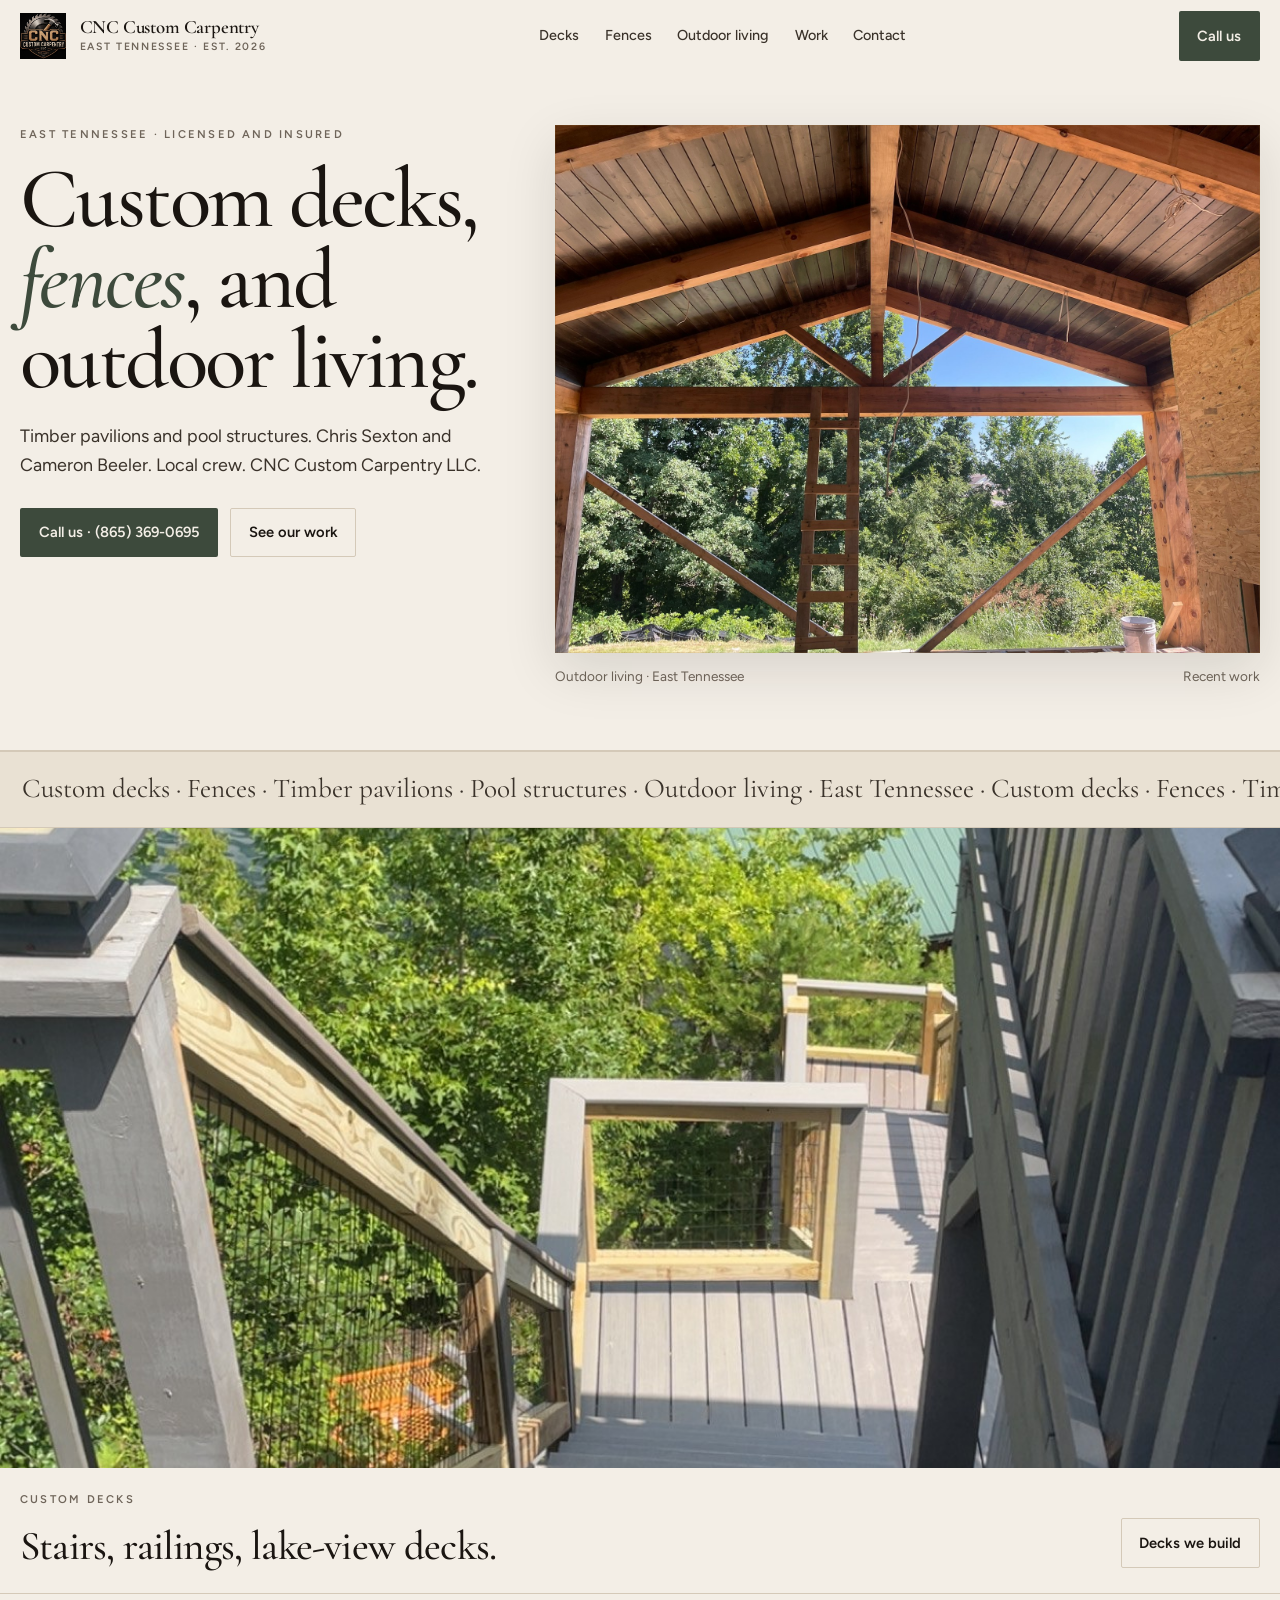
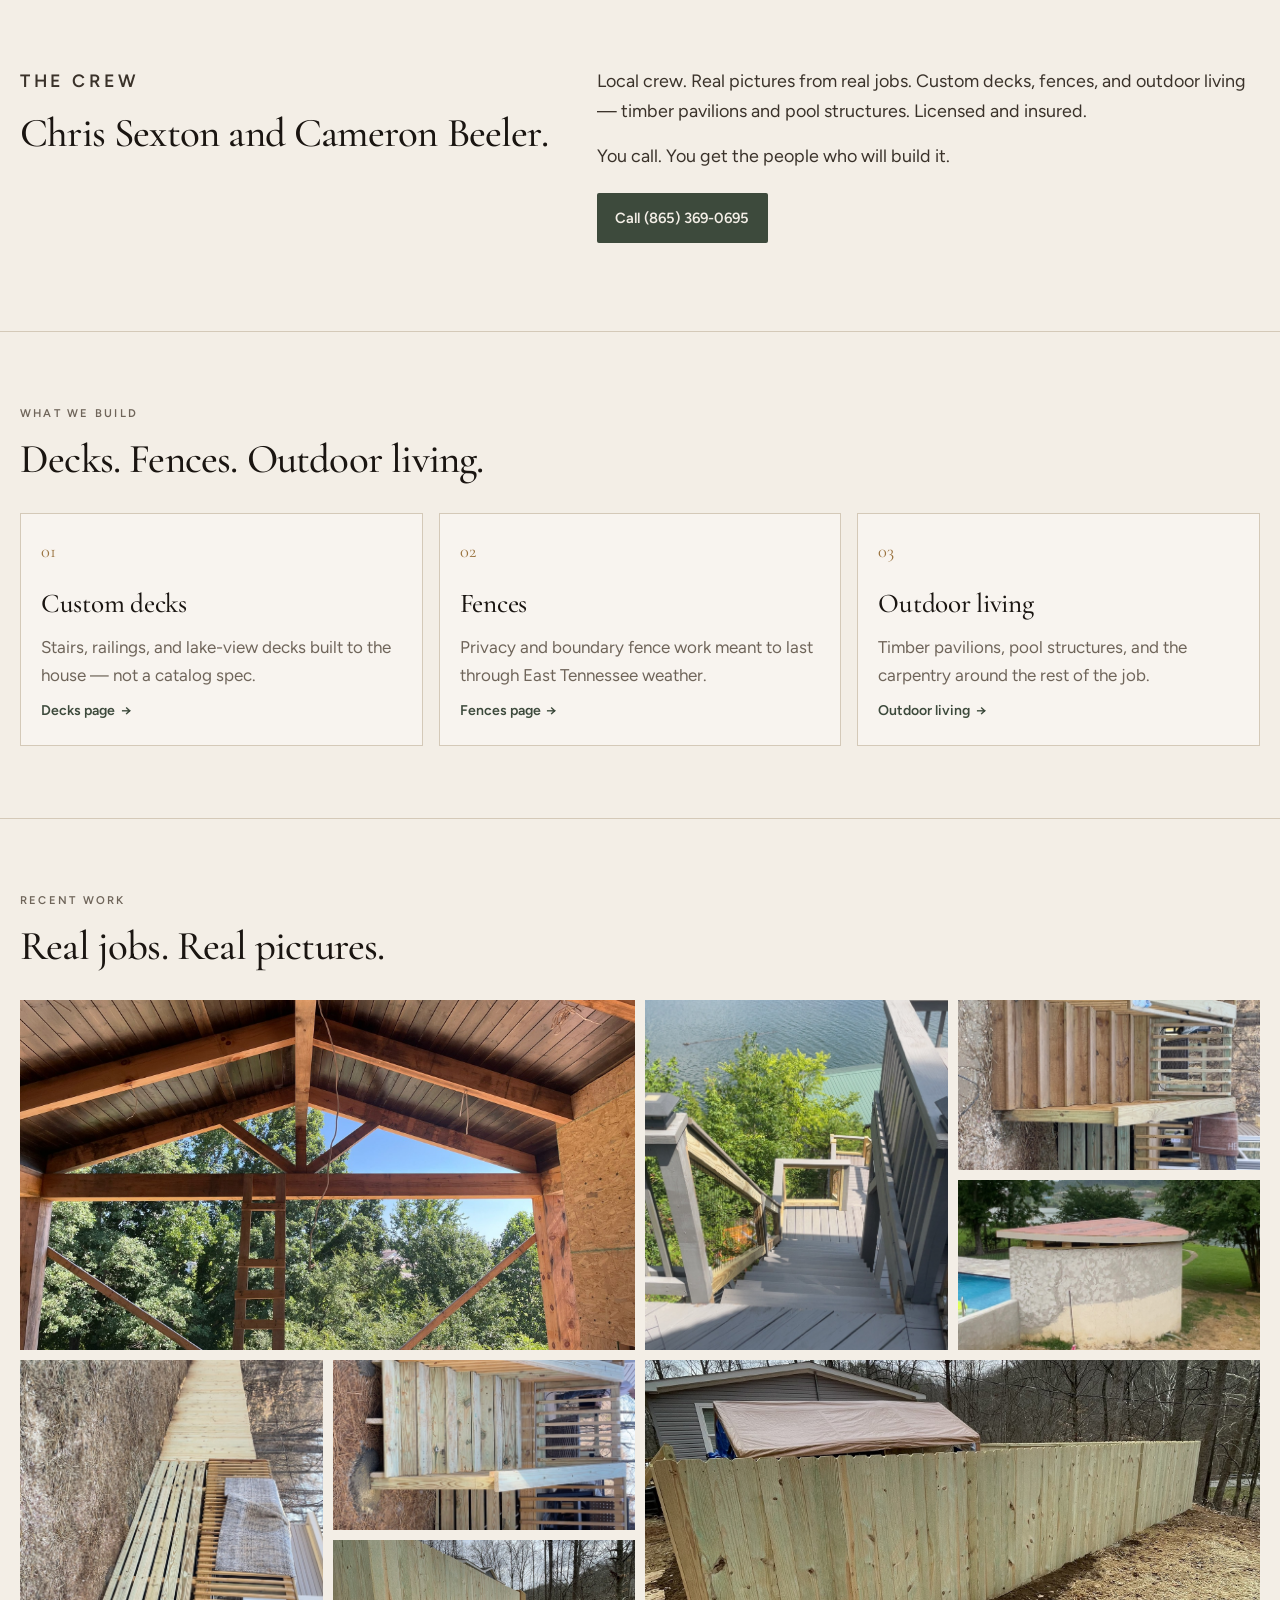
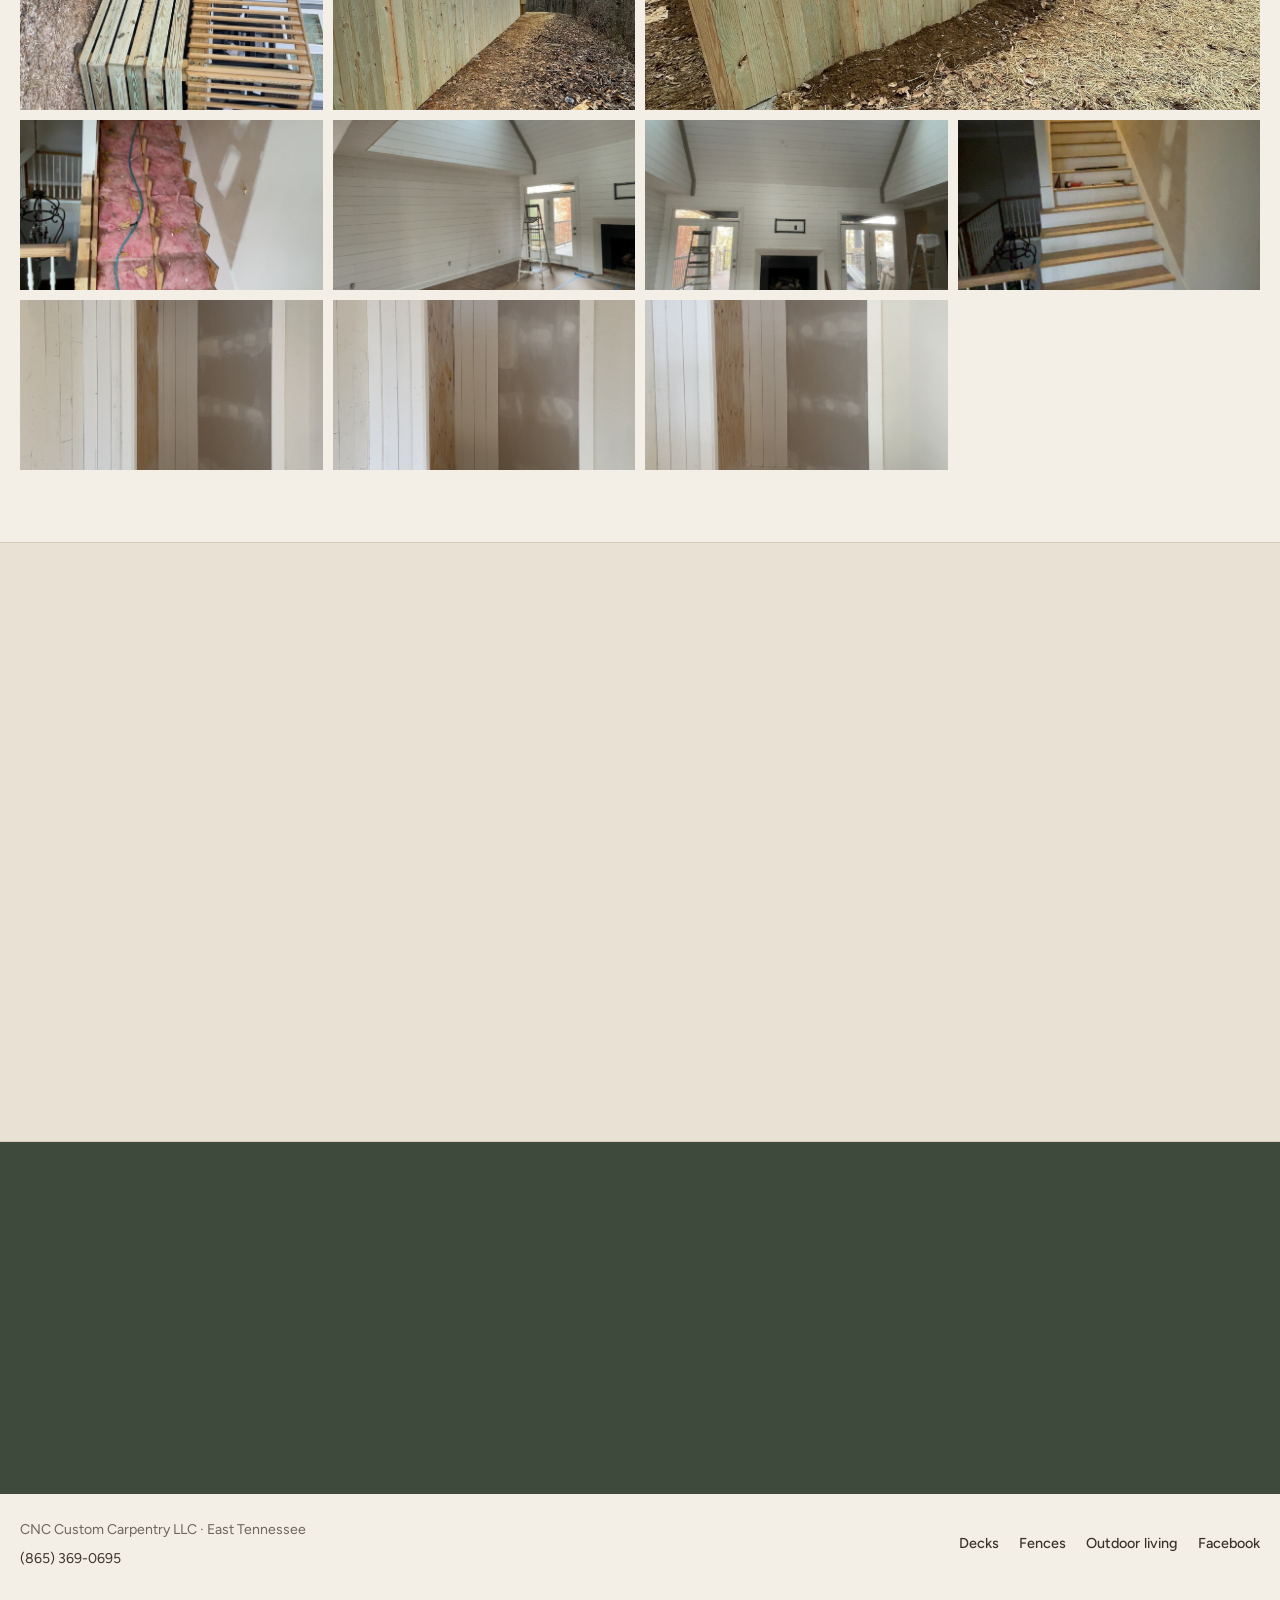
<file: index.html>
<!DOCTYPE html>
<html lang="en">
<head>
  <meta charset="utf-8" />
  <meta name="viewport" content="width=device-width, initial-scale=1, viewport-fit=cover" />
  <title>Custom Decks, Fences &amp; Outdoor Living | CNC Custom Carpentry LLC</title>
  <meta name="description" content="Chris Sexton and Cameron Beeler build custom decks, fences, and outdoor living in East Tennessee. Licensed and insured. Call (865) 369-0695." />
  <link rel="canonical" href="https://cnccustomcarpentry.com/" />
  <meta name="robots" content="index, follow" />
  <meta property="og:type" content="website" />
  <meta property="og:site_name" content="CNC Custom Carpentry LLC" />
  <meta property="og:locale" content="en_US" />
  <meta property="og:url" content="https://cnccustomcarpentry.com/" />
  <meta property="og:title" content="Custom Decks, Fences &amp; Outdoor Living | CNC Custom Carpentry LLC" />
  <meta property="og:description" content="Chris Sexton and Cameron Beeler. Custom decks, fences, and outdoor living in East Tennessee. Call (865) 369-0695." />
  <meta property="og:image" content="https://cnccustomcarpentry.com/assets/gallery/g01.jpg" />
  <meta property="og:image:alt" content="Timber outdoor living structure by CNC Custom Carpentry" />
  <meta name="twitter:card" content="summary_large_image" />
  <meta name="twitter:title" content="CNC Custom Carpentry LLC · East Tennessee" />
  <meta name="twitter:description" content="Custom decks, fences, and outdoor living. Call (865) 369-0695." />
  <meta name="twitter:image" content="https://cnccustomcarpentry.com/assets/gallery/g01.jpg" />
  <link rel="icon" href="/assets/logo.jpg" type="image/jpeg" />
  <link rel="apple-touch-icon" href="/assets/logo.jpg" />
  <link rel="preconnect" href="https://fonts.googleapis.com" />
  <link rel="preconnect" href="https://fonts.gstatic.com" crossorigin />
  <link href="https://fonts.googleapis.com/css2?family=Cormorant+Garamond:ital,wght@0,500;0,600;1,500&amp;family=Figtree:wght@400;500;600;700&amp;display=swap" rel="stylesheet" />
  <link rel="stylesheet" href="/css/site.css" />
  <script type="application/ld+json">
  {
    "@context": "https://schema.org",
    "@type": "LocalBusiness",
    "name": "CNC Custom Carpentry LLC",
    "url": "https://cnccustomcarpentry.com/",
    "telephone": "+1-865-369-0695",
    "image": "https://cnccustomcarpentry.com/assets/logo.jpg",
    "description": "Custom decks, fences, and outdoor living built by Chris Sexton and Cameron Beeler in East Tennessee.",
    "areaServed": {
      "@type": "AdministrativeArea",
      "name": "East Tennessee"
    },
    "sameAs": [
      "https://www.facebook.com/people/CNC-Custom-Carpentry-LLC/61593549447003/"
    ],
    "founder": [
      { "@type": "Person", "name": "Chris Sexton" },
      { "@type": "Person", "name": "Cameron Beeler" }
    ],
    "knowsAbout": ["Custom decks", "Fences", "Outdoor living", "Timber pavilions", "Pool structures"]
  }
  </script>
</head>
<body>
  <a class="skip" href="#main">Skip to content</a>
  <header id="hd">
    <div class="bar">
      <a class="brand" href="/">
        <img src="/assets/logo.jpg" width="46" height="46" alt="CNC Custom Carpentry LLC logo" />
        <span>
          <strong>CNC Custom Carpentry</strong>
          <small>East Tennessee · Est. 2026</small>
        </span>
      </a>
      <nav aria-label="Primary">
        <a href="/decks/">Decks</a>
        <a href="/fences/">Fences</a>
        <a href="/outdoor-living/">Outdoor living</a>
        <a href="/#work">Work</a>
        <a href="/#contact">Contact</a>
      </nav>
      <a class="call" href="tel:+18653690695">Call us</a>
    </div>
  </header>

  <main id="main">
    <section class="hero">
      <div class="reveal">
        <p class="eyebrow">East Tennessee · Licensed and insured</p>
        <h1>Custom decks, <em>fences</em>, and outdoor living.</h1>
        <p class="lede">Timber pavilions and pool structures. Chris Sexton and Cameron Beeler. Local crew. CNC Custom Carpentry LLC.</p>
        <div class="actions">
          <a class="call" href="tel:+18653690695">Call us · (865) 369-0695</a>
          <a class="call call-line" href="#work">See our work</a>
        </div>
      </div>
      <div class="reveal reveal-delay-1">
        <div class="hero-photo">
          <a href="/assets/gallery/g01.jpg" data-lb>
            <img src="/assets/gallery/g01.jpg" width="1800" height="1350" fetchpriority="high" alt="Custom timber-frame pavilion with dark tongue-and-groove ceiling under construction in East Tennessee" />
          </a>
        </div>
        <p class="cap"><span>Outdoor living · East Tennessee</span><span>Recent work</span></p>
      </div>
    </section>

    <div class="marquee" aria-hidden="true">
      <div class="marquee-track">
        <span>Custom decks · Fences · Timber pavilions · Pool structures · Outdoor living · East Tennessee · Custom decks · Fences · Timber pavilions · Pool structures · Outdoor living · East Tennessee ·</span>
        <span>Custom decks · Fences · Timber pavilions · Pool structures · Outdoor living · East Tennessee · Custom decks · Fences · Timber pavilions · Pool structures · Outdoor living · East Tennessee ·</span>
      </div>
    </div>

    <section class="full reveal">
      <a href="/assets/gallery/g15.jpg" data-lb>
        <img src="/assets/gallery/g15.jpg" width="1242" height="2208" loading="lazy" alt="Multi-level lake-view deck stairs with mesh railings built by CNC Custom Carpentry" />
      </a>
      <div class="wrap">
        <div>
          <p class="eyebrow">Custom decks</p>
          <h2>Stairs, railings, lake-view decks.</h2>
        </div>
        <a class="call call-line" href="/decks/">Decks we build</a>
      </div>
    </section>

    <section id="about">
      <div class="wrap crew">
        <div class="reveal">
          <p class="eyebrow">The crew</p>
          <h2>Chris Sexton and Cameron Beeler.</h2>
        </div>
        <div class="reveal reveal-delay-1">
          <p>Local crew. Real pictures from real jobs. Custom decks, fences, and outdoor living — timber pavilions and pool structures. Licensed and insured.</p>
          <p>You call. You get the people who will build it.</p>
          <p style="margin-top:1.4rem"><a class="call" href="tel:+18653690695">Call (865) 369-0695</a></p>
        </div>
      </div>
    </section>

    <section id="services">
      <div class="wrap">
        <div class="reveal">
          <p class="eyebrow">What we build</p>
          <h2>Decks. Fences. Outdoor living.</h2>
        </div>
        <div class="svc-grid">
          <a class="svc-card reveal" href="/decks/">
            <span class="n">01</span>
            <div>
              <h3>Custom decks</h3>
              <p>Stairs, railings, and lake-view decks built to the house — not a catalog spec.</p>
              <span class="go">Decks page</span>
            </div>
          </a>
          <a class="svc-card reveal reveal-delay-1" href="/fences/">
            <span class="n">02</span>
            <div>
              <h3>Fences</h3>
              <p>Privacy and boundary fence work meant to last through East Tennessee weather.</p>
              <span class="go">Fences page</span>
            </div>
          </a>
          <a class="svc-card reveal reveal-delay-2" href="/outdoor-living/">
            <span class="n">03</span>
            <div>
              <h3>Outdoor living</h3>
              <p>Timber pavilions, pool structures, and the carpentry around the rest of the job.</p>
              <span class="go">Outdoor living</span>
            </div>
          </a>
        </div>
      </div>
    </section>

    <section id="work">
      <div class="wrap">
        <div class="reveal">
          <p class="eyebrow">Recent work</p>
          <h2>Real jobs. Real pictures.</h2>
        </div>
        <div class="gallery reveal">
          <a class="g-wide" href="/assets/gallery/g01.jpg" data-lb><img src="/assets/gallery/g01.jpg" width="1800" height="1350" loading="lazy" alt="Timber pavilion framing with vaulted ceiling in East Tennessee woods" /></a>
          <a class="g-tall" href="/assets/gallery/g15.jpg" data-lb><img src="/assets/gallery/g15.jpg" width="1242" height="2208" loading="lazy" alt="Lake-view deck stairs with post-cap lights" /></a>
          <a href="/assets/gallery/g12.jpg" data-lb><img src="/assets/gallery/g12.jpg" width="1242" height="2208" loading="lazy" alt="New wooden deck stairs with horizontal rail slats" /></a>
          <a href="/assets/gallery/g05.jpg" data-lb><img src="/assets/gallery/g05.jpg" width="1242" height="2208" loading="lazy" alt="Poolside outdoor living structure under construction overlooking a lake" /></a>
          <a class="g-tall" href="/assets/gallery/g13.jpg" data-lb><img src="/assets/gallery/g13.jpg" width="1242" height="2208" loading="lazy" alt="Deck skirting with matching privacy fence line" /></a>
          <a href="/assets/gallery/g14.jpg" data-lb><img src="/assets/gallery/g14.jpg" width="1242" height="2208" loading="lazy" alt="Custom carpentry job photo from CNC Custom Carpentry" /></a>
          <a class="g-wide" href="/assets/gallery/g10.jpg" data-lb><img src="/assets/gallery/g10.jpg" width="1800" height="2400" loading="lazy" alt="Newly installed wooden privacy fence with dog-ear pickets" /></a>
          <a href="/assets/gallery/g11.jpg" data-lb><img src="/assets/gallery/g11.jpg" width="1800" height="2400" loading="lazy" alt="Fence and outdoor carpentry detail from a recent job" /></a>
          <a href="/assets/gallery/g08.jpg" data-lb><img src="/assets/gallery/g08.jpg" width="1242" height="2208" loading="lazy" alt="On-site carpentry work by CNC Custom Carpentry" /></a>
          <a href="/assets/gallery/g07.jpg" data-lb><img src="/assets/gallery/g07.jpg" width="1242" height="2208" loading="lazy" alt="Custom outdoor build in progress in East Tennessee" /></a>
          <a href="/assets/gallery/g06.jpg" data-lb><img src="/assets/gallery/g06.jpg" width="1242" height="2208" loading="lazy" alt="Job-site photo of deck or outdoor living carpentry" /></a>
          <a href="/assets/gallery/g09.jpg" data-lb><img src="/assets/gallery/g09.jpg" width="1242" height="2208" loading="lazy" alt="Finished outdoor carpentry detail" /></a>
          <a href="/assets/gallery/g02.jpg" data-lb><img src="/assets/gallery/g02.jpg" width="1242" height="2208" loading="lazy" alt="CNC Custom Carpentry project photo" /></a>
          <a href="/assets/gallery/g03.jpg" data-lb><img src="/assets/gallery/g03.jpg" width="1242" height="2208" loading="lazy" alt="Residential outdoor structure work" /></a>
          <a href="/assets/gallery/g04.jpg" data-lb><img src="/assets/gallery/g04.jpg" width="1242" height="2208" loading="lazy" alt="Custom fence or deck construction detail" /></a>
        </div>
      </div>
    </section>

    <section class="process">
      <div class="wrap">
        <div class="reveal">
          <p class="eyebrow">How a job runs</p>
          <h2>Call. Look. Build.</h2>
        </div>
        <ol class="steps">
          <li class="reveal"><span class="n">01</span><div><h3 class="sh">Call us</h3><p class="sb">Call (865) 369-0695. Deck, fence, pavilion, or pool structure. A few photos by text help.</p></div></li>
          <li class="reveal reveal-delay-1"><span class="n">02</span><div><h3 class="sh">We look at the job</h3><p class="sb">Chris or Cameron comes to the property, measures, and gives you a price.</p></div></li>
          <li class="reveal reveal-delay-2"><span class="n">03</span><div><h3 class="sh">We build it</h3><p class="sb">We do the work ourselves. You hear from us, not a dispatcher.</p></div></li>
        </ol>
      </div>
    </section>

    <section class="contact" id="contact">
      <div class="wrap contact-inner">
        <div class="reveal">
          <p class="eyebrow">East Tennessee</p>
          <h2>Call us.</h2>
          <p>CNC Custom Carpentry LLC · (865) 369-0695. Local crew. Licensed and insured.</p>
          <p style="margin-top:.8rem"><a class="fb" href="https://www.facebook.com/people/CNC-Custom-Carpentry-LLC/61593549447003/" rel="noopener noreferrer">Facebook</a></p>
        </div>
        <a class="call call-inv reveal reveal-delay-1" href="tel:+18653690695">Call us · (865) 369-0695</a>
      </div>
    </section>
  </main>

  <footer>
    <div>
      <div>CNC Custom Carpentry LLC · East Tennessee</div>
      <div style="margin-top:.35rem"><a href="tel:+18653690695">(865) 369-0695</a></div>
    </div>
    <nav class="foot-nav" aria-label="Footer">
      <a href="/decks/">Decks</a>
      <a href="/fences/">Fences</a>
      <a href="/outdoor-living/">Outdoor living</a>
      <a href="https://www.facebook.com/people/CNC-Custom-Carpentry-LLC/61593549447003/" rel="noopener noreferrer">Facebook</a>
    </nav>
  </footer>
  <a class="sticky" href="tel:+18653690695">Call us · (865) 369-0695</a>
  <div id="lb" role="dialog" aria-modal="true" aria-label="Image preview"><button type="button" aria-label="Close">&times;</button><img alt="" /></div>
  <script src="/js/site.js" defer></script>
</body>
</html>
</file>
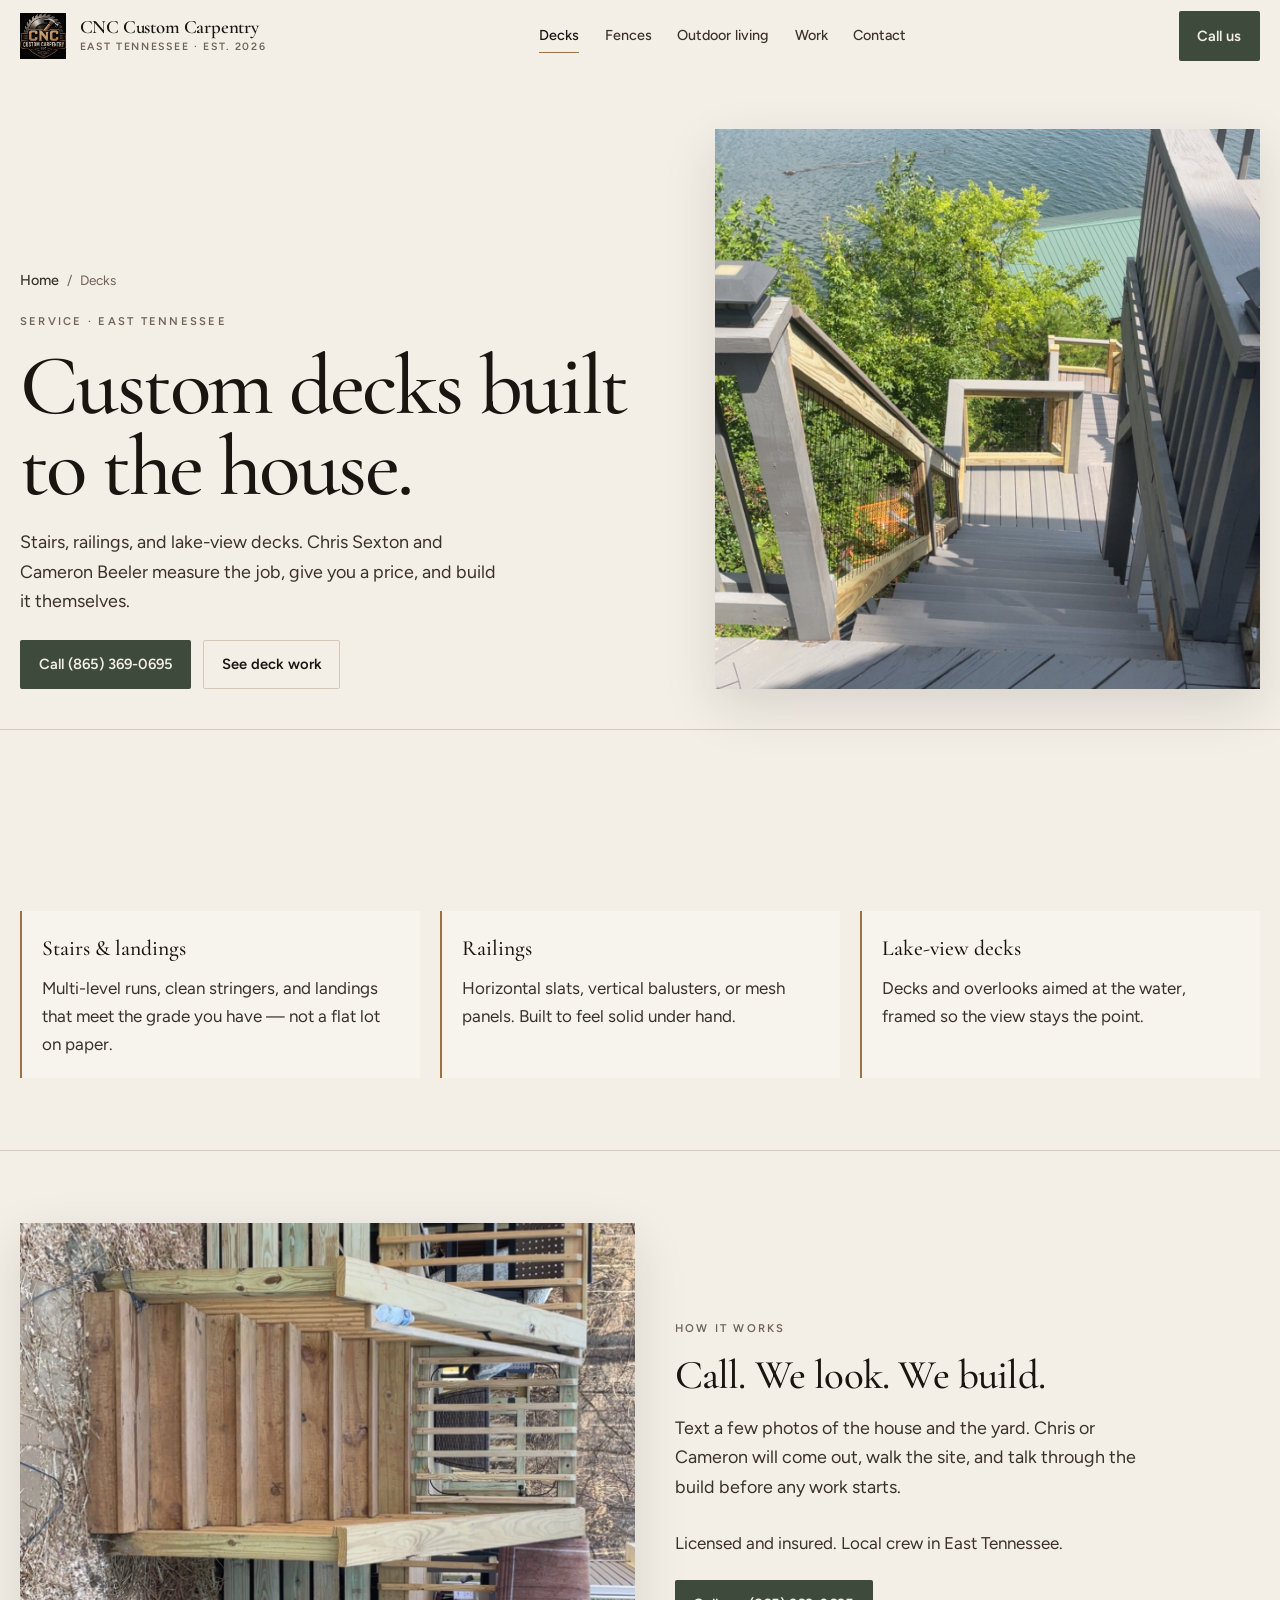
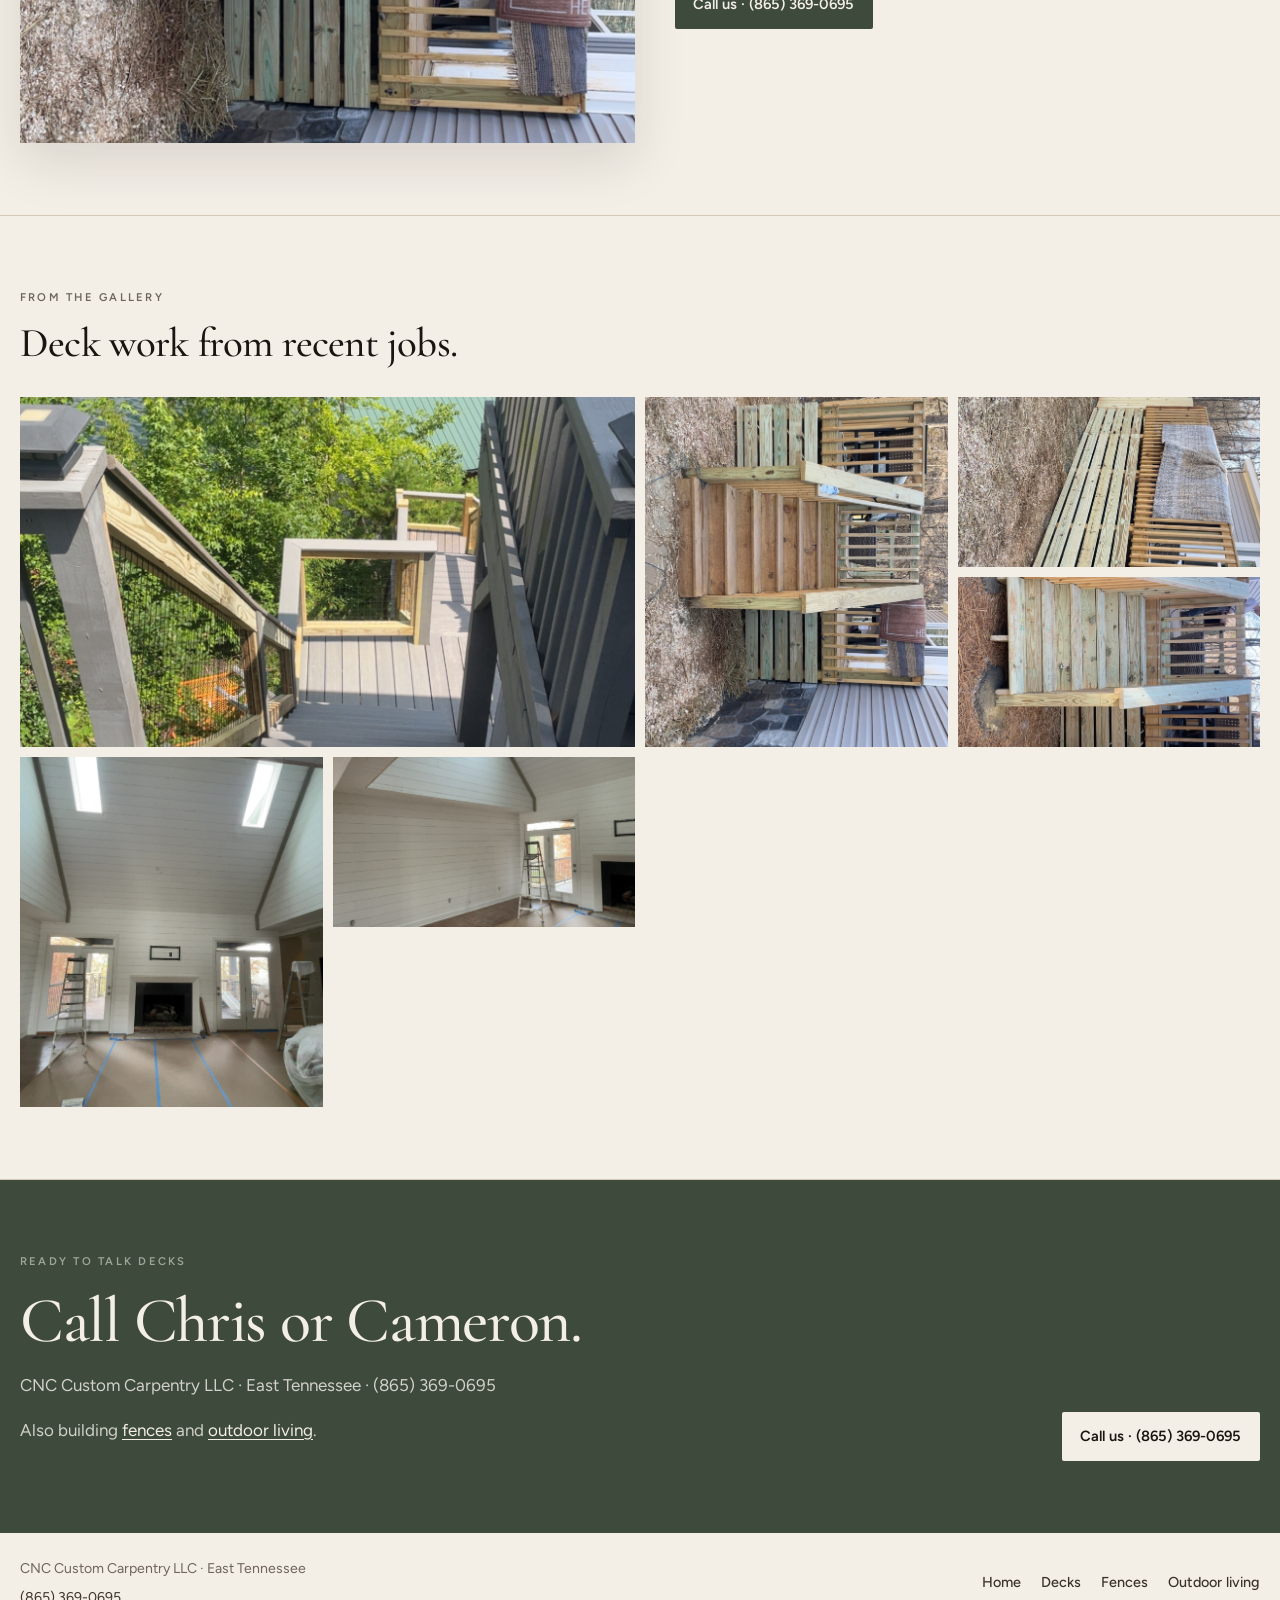
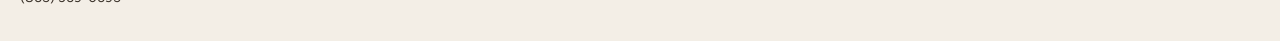
<file: decks/index.html>
<!DOCTYPE html>
<html lang="en">
<head>
  <meta charset="utf-8" />
  <meta name="viewport" content="width=device-width, initial-scale=1, viewport-fit=cover" />
  <title>Custom Decks in East Tennessee | CNC Custom Carpentry LLC</title>
  <meta name="description" content="Custom decks, stairs, and railings built by Chris Sexton and Cameron Beeler in East Tennessee. Licensed and insured. Call (865) 369-0695." />
  <link rel="canonical" href="https://cnccustomcarpentry.com/decks/" />
  <meta name="robots" content="index, follow" />
  <meta property="og:type" content="website" />
  <meta property="og:site_name" content="CNC Custom Carpentry LLC" />
  <meta property="og:locale" content="en_US" />
  <meta property="og:url" content="https://cnccustomcarpentry.com/decks/" />
  <meta property="og:title" content="Custom Decks in East Tennessee | CNC Custom Carpentry LLC" />
  <meta property="og:description" content="Stairs, railings, and lake-view decks built to the house. Call (865) 369-0695." />
  <meta property="og:image" content="https://cnccustomcarpentry.com/assets/gallery/g15.jpg" />
  <meta property="og:image:alt" content="Lake-view deck stairs by CNC Custom Carpentry" />
  <meta name="twitter:card" content="summary_large_image" />
  <meta name="twitter:title" content="Custom Decks · CNC Custom Carpentry LLC" />
  <meta name="twitter:description" content="Custom decks in East Tennessee. Call (865) 369-0695." />
  <meta name="twitter:image" content="https://cnccustomcarpentry.com/assets/gallery/g15.jpg" />
  <link rel="icon" href="/assets/logo.jpg" type="image/jpeg" />
  <link rel="preconnect" href="https://fonts.googleapis.com" />
  <link rel="preconnect" href="https://fonts.gstatic.com" crossorigin />
  <link href="https://fonts.googleapis.com/css2?family=Cormorant+Garamond:ital,wght@0,500;0,600;1,500&amp;family=Figtree:wght@400;500;600;700&amp;display=swap" rel="stylesheet" />
  <link rel="stylesheet" href="/css/site.css" />
  <script type="application/ld+json">
  {
    "@context": "https://schema.org",
    "@type": "Service",
    "name": "Custom decks",
    "serviceType": "Custom deck construction",
    "description": "Custom decks, stairs, and railings built for East Tennessee homes by CNC Custom Carpentry LLC.",
    "url": "https://cnccustomcarpentry.com/decks/",
    "provider": {
      "@type": "LocalBusiness",
      "name": "CNC Custom Carpentry LLC",
      "telephone": "+1-865-369-0695",
      "url": "https://cnccustomcarpentry.com/"
    },
    "areaServed": {
      "@type": "AdministrativeArea",
      "name": "East Tennessee"
    },
    "image": "https://cnccustomcarpentry.com/assets/gallery/g15.jpg"
  }
  </script>
</head>
<body>
  <a class="skip" href="#main">Skip to content</a>
  <header id="hd">
    <div class="bar">
      <a class="brand" href="/">
        <img src="/assets/logo.jpg" width="46" height="46" alt="CNC Custom Carpentry LLC logo" />
        <span>
          <strong>CNC Custom Carpentry</strong>
          <small>East Tennessee · Est. 2026</small>
        </span>
      </a>
      <nav aria-label="Primary">
        <a href="/decks/" aria-current="page">Decks</a>
        <a href="/fences/">Fences</a>
        <a href="/outdoor-living/">Outdoor living</a>
        <a href="/#work">Work</a>
        <a href="/#contact">Contact</a>
      </nav>
      <a class="call" href="tel:+18653690695">Call us</a>
    </div>
  </header>

  <main id="main">
    <section class="page-hero">
      <div class="reveal">
        <nav class="crumb" aria-label="Breadcrumb">
          <a href="/">Home</a><span aria-hidden="true">/</span><span>Decks</span>
        </nav>
        <p class="eyebrow">Service · East Tennessee</p>
        <h1>Custom decks built to the house.</h1>
        <p class="lede">Stairs, railings, and lake-view decks. Chris Sexton and Cameron Beeler measure the job, give you a price, and build it themselves.</p>
        <div class="actions" style="margin-top:1.5rem">
          <a class="call" href="tel:+18653690695">Call (865) 369-0695</a>
          <a class="call call-line" href="/#work">See deck work</a>
        </div>
      </div>
      <div class="reveal reveal-delay-1">
        <a href="/assets/gallery/g15.jpg" data-lb>
          <img src="/assets/gallery/g15.jpg" width="1242" height="2208" fetchpriority="high" alt="Multi-level lake-view deck stairs with mesh railings in East Tennessee" style="width:100%;max-height:560px;object-fit:cover;box-shadow:var(--shadow)" />
        </a>
      </div>
    </section>

    <section>
      <div class="wrap">
        <div class="reveal">
          <p class="eyebrow">What we build</p>
          <h2>Decks that fit the property.</h2>
        </div>
        <div class="feature-grid">
          <div class="feature reveal"><h3>Stairs &amp; landings</h3><p>Multi-level runs, clean stringers, and landings that meet the grade you have — not a flat lot on paper.</p></div>
          <div class="feature reveal reveal-delay-1"><h3>Railings</h3><p>Horizontal slats, vertical balusters, or mesh panels. Built to feel solid under hand.</p></div>
          <div class="feature reveal reveal-delay-2"><h3>Lake-view decks</h3><p>Decks and overlooks aimed at the water, framed so the view stays the point.</p></div>
        </div>
      </div>
    </section>

    <section>
      <div class="wrap split">
        <div class="reveal">
          <a href="/assets/gallery/g12.jpg" data-lb>
            <img src="/assets/gallery/g12.jpg" width="1242" height="2208" loading="lazy" alt="New wooden deck stairs with horizontal rail slats beside stone foundation" />
          </a>
        </div>
        <div class="reveal reveal-delay-1">
          <p class="eyebrow">How it works</p>
          <h2>Call. We look. We build.</h2>
          <p class="lede" style="margin-top:1rem">Text a few photos of the house and the yard. Chris or Cameron will come out, walk the site, and talk through the build before any work starts.</p>
          <p style="color:var(--ink-soft)">Licensed and insured. Local crew in East Tennessee.</p>
          <p style="margin-top:1.4rem"><a class="call" href="tel:+18653690695">Call us · (865) 369-0695</a></p>
        </div>
      </div>
    </section>

    <section>
      <div class="wrap">
        <div class="reveal">
          <p class="eyebrow">From the gallery</p>
          <h2>Deck work from recent jobs.</h2>
        </div>
        <div class="gallery reveal">
          <a class="g-wide" href="/assets/gallery/g15.jpg" data-lb><img src="/assets/gallery/g15.jpg" width="1242" height="2208" loading="lazy" alt="Lake-view deck stairs looking down toward water" /></a>
          <a class="g-tall" href="/assets/gallery/g12.jpg" data-lb><img src="/assets/gallery/g12.jpg" width="1242" height="2208" loading="lazy" alt="Fresh deck stairs with horizontal railing" /></a>
          <a href="/assets/gallery/g13.jpg" data-lb><img src="/assets/gallery/g13.jpg" width="1242" height="2208" loading="lazy" alt="Deck skirt and railing with adjoining fence" /></a>
          <a href="/assets/gallery/g14.jpg" data-lb><img src="/assets/gallery/g14.jpg" width="1242" height="2208" loading="lazy" alt="Deck carpentry detail from CNC Custom Carpentry" /></a>
          <a class="g-tall" href="/assets/gallery/g06.jpg" data-lb><img src="/assets/gallery/g06.jpg" width="1242" height="2208" loading="lazy" alt="Outdoor deck project photo" /></a>
          <a href="/assets/gallery/g07.jpg" data-lb><img src="/assets/gallery/g07.jpg" width="1242" height="2208" loading="lazy" alt="Deck framing and finish work on site" /></a>
        </div>
      </div>
    </section>

    <section class="contact" id="contact">
      <div class="wrap contact-inner">
        <div class="reveal">
          <p class="eyebrow">Ready to talk decks</p>
          <h2>Call Chris or Cameron.</h2>
          <p>CNC Custom Carpentry LLC · East Tennessee · (865) 369-0695</p>
          <p style="margin-top:.8rem">Also building <a class="fb" href="/fences/">fences</a> and <a class="fb" href="/outdoor-living/">outdoor living</a>.</p>
        </div>
        <a class="call call-inv reveal reveal-delay-1" href="tel:+18653690695">Call us · (865) 369-0695</a>
      </div>
    </section>
  </main>

  <footer>
    <div>
      <div>CNC Custom Carpentry LLC · East Tennessee</div>
      <div style="margin-top:.35rem"><a href="tel:+18653690695">(865) 369-0695</a></div>
    </div>
    <nav class="foot-nav" aria-label="Footer">
      <a href="/">Home</a>
      <a href="/decks/">Decks</a>
      <a href="/fences/">Fences</a>
      <a href="/outdoor-living/">Outdoor living</a>
    </nav>
  </footer>
  <a class="sticky" href="tel:+18653690695">Call us · (865) 369-0695</a>
  <div id="lb" role="dialog" aria-modal="true" aria-label="Image preview"><button type="button" aria-label="Close">&times;</button><img alt="" /></div>
  <script src="/js/site.js" defer></script>
</body>
</html>
</file>
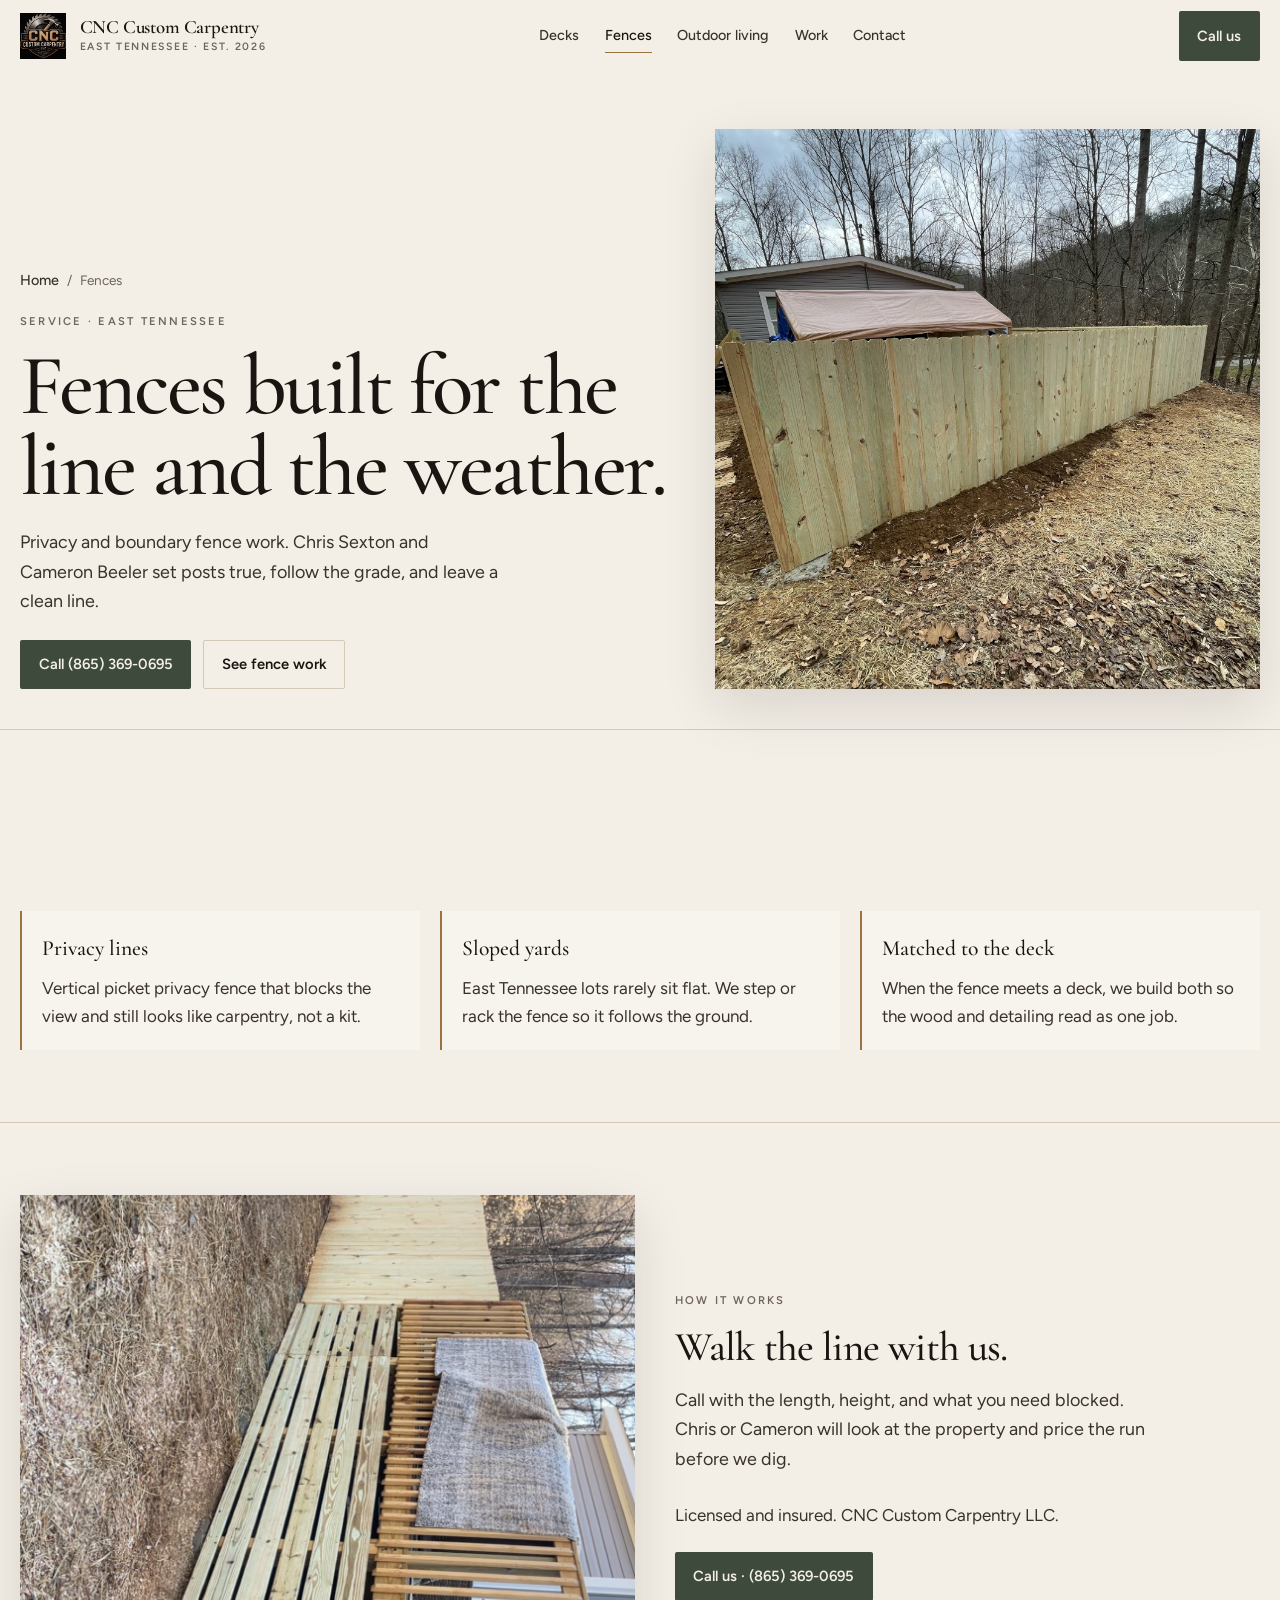
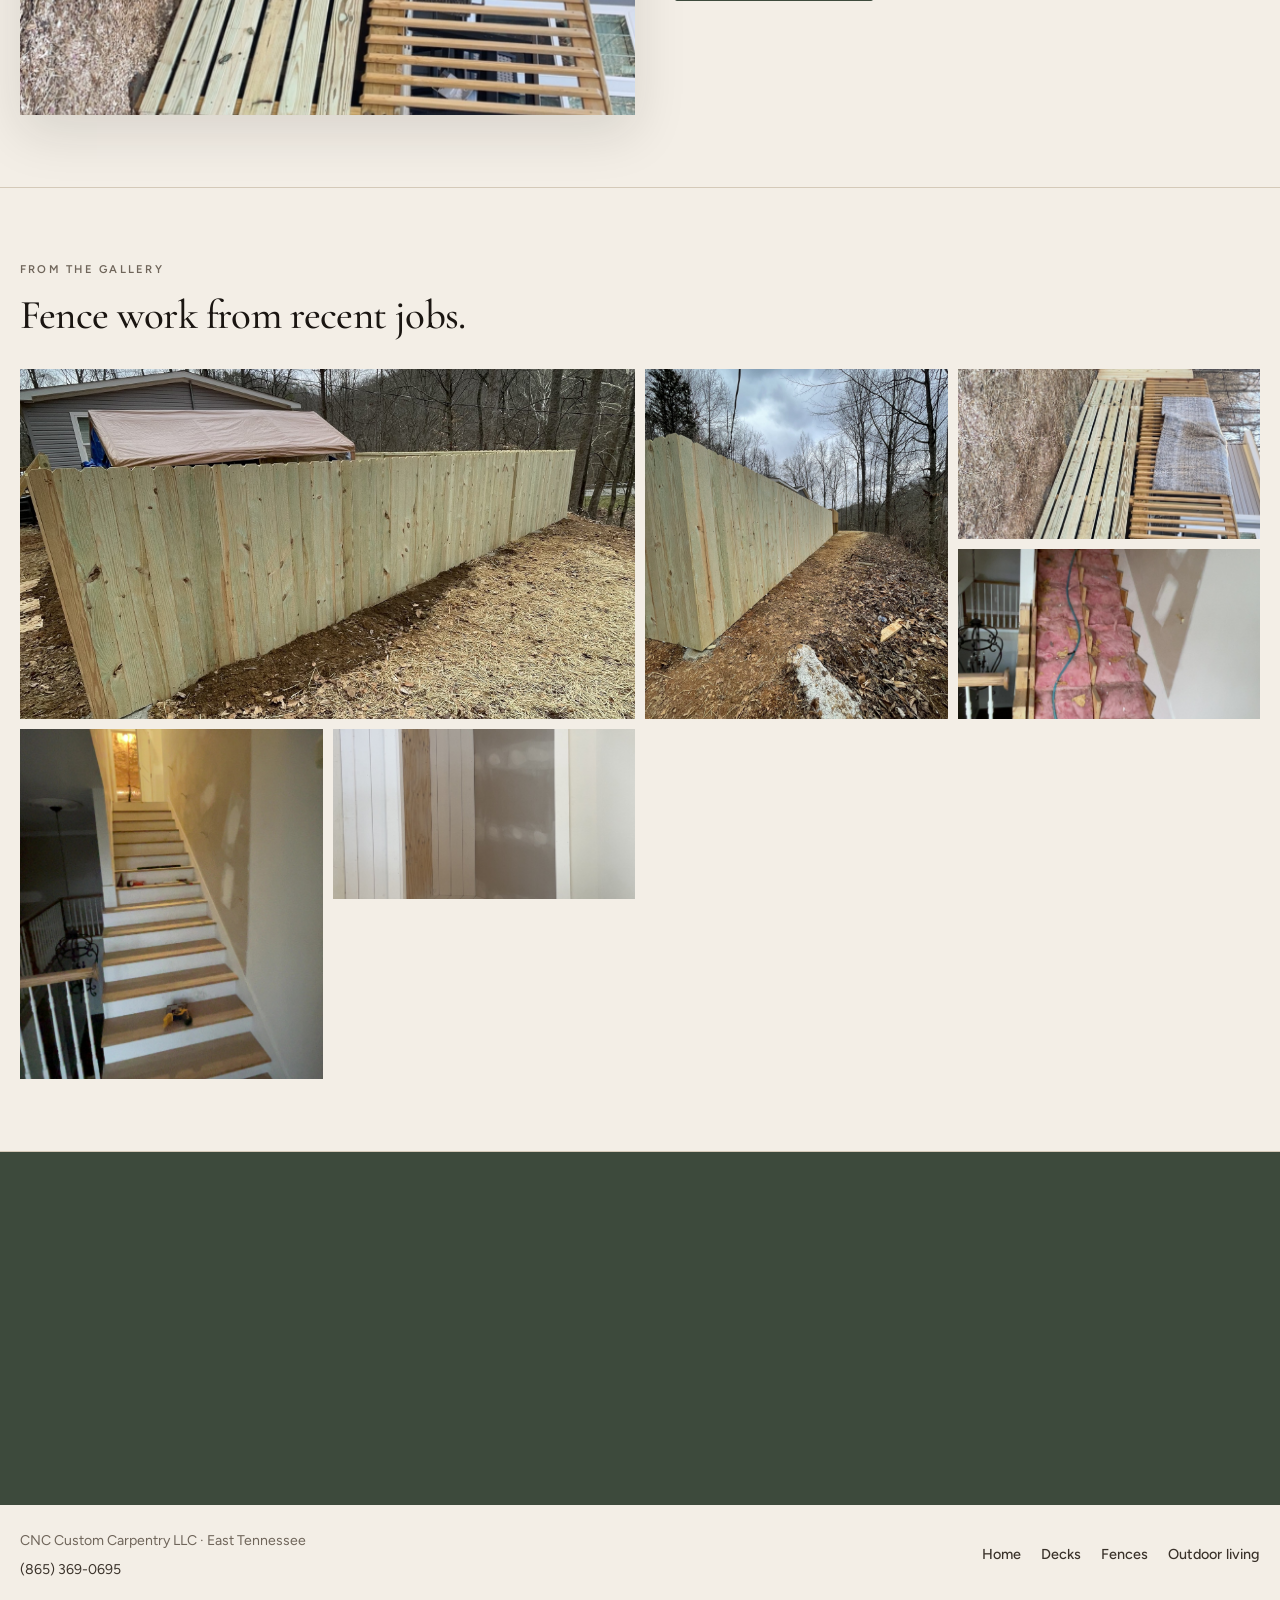
<file: fences/index.html>
<!DOCTYPE html>
<html lang="en">
<head>
  <meta charset="utf-8" />
  <meta name="viewport" content="width=device-width, initial-scale=1, viewport-fit=cover" />
  <title>Custom Fences in East Tennessee | CNC Custom Carpentry LLC</title>
  <meta name="description" content="Privacy and boundary fences built by Chris Sexton and Cameron Beeler in East Tennessee. Licensed and insured. Call (865) 369-0695." />
  <link rel="canonical" href="https://cnccustomcarpentry.com/fences/" />
  <meta name="robots" content="index, follow" />
  <meta property="og:type" content="website" />
  <meta property="og:site_name" content="CNC Custom Carpentry LLC" />
  <meta property="og:locale" content="en_US" />
  <meta property="og:url" content="https://cnccustomcarpentry.com/fences/" />
  <meta property="og:title" content="Custom Fences in East Tennessee | CNC Custom Carpentry LLC" />
  <meta property="og:description" content="Privacy and boundary fence work built to last. Call (865) 369-0695." />
  <meta property="og:image" content="https://cnccustomcarpentry.com/assets/gallery/g10.jpg" />
  <meta property="og:image:alt" content="Wooden privacy fence by CNC Custom Carpentry" />
  <meta name="twitter:card" content="summary_large_image" />
  <meta name="twitter:title" content="Custom Fences · CNC Custom Carpentry LLC" />
  <meta name="twitter:description" content="Fences in East Tennessee. Call (865) 369-0695." />
  <meta name="twitter:image" content="https://cnccustomcarpentry.com/assets/gallery/g10.jpg" />
  <link rel="icon" href="/assets/logo.jpg" type="image/jpeg" />
  <link rel="preconnect" href="https://fonts.googleapis.com" />
  <link rel="preconnect" href="https://fonts.gstatic.com" crossorigin />
  <link href="https://fonts.googleapis.com/css2?family=Cormorant+Garamond:ital,wght@0,500;0,600;1,500&amp;family=Figtree:wght@400;500;600;700&amp;display=swap" rel="stylesheet" />
  <link rel="stylesheet" href="/css/site.css" />
  <script type="application/ld+json">
  {
    "@context": "https://schema.org",
    "@type": "Service",
    "name": "Custom fences",
    "serviceType": "Fence construction",
    "description": "Privacy and boundary fences built for East Tennessee properties by CNC Custom Carpentry LLC.",
    "url": "https://cnccustomcarpentry.com/fences/",
    "provider": {
      "@type": "LocalBusiness",
      "name": "CNC Custom Carpentry LLC",
      "telephone": "+1-865-369-0695",
      "url": "https://cnccustomcarpentry.com/"
    },
    "areaServed": {
      "@type": "AdministrativeArea",
      "name": "East Tennessee"
    },
    "image": "https://cnccustomcarpentry.com/assets/gallery/g10.jpg"
  }
  </script>
</head>
<body>
  <a class="skip" href="#main">Skip to content</a>
  <header id="hd">
    <div class="bar">
      <a class="brand" href="/">
        <img src="/assets/logo.jpg" width="46" height="46" alt="CNC Custom Carpentry LLC logo" />
        <span>
          <strong>CNC Custom Carpentry</strong>
          <small>East Tennessee · Est. 2026</small>
        </span>
      </a>
      <nav aria-label="Primary">
        <a href="/decks/">Decks</a>
        <a href="/fences/" aria-current="page">Fences</a>
        <a href="/outdoor-living/">Outdoor living</a>
        <a href="/#work">Work</a>
        <a href="/#contact">Contact</a>
      </nav>
      <a class="call" href="tel:+18653690695">Call us</a>
    </div>
  </header>

  <main id="main">
    <section class="page-hero">
      <div class="reveal">
        <nav class="crumb" aria-label="Breadcrumb">
          <a href="/">Home</a><span aria-hidden="true">/</span><span>Fences</span>
        </nav>
        <p class="eyebrow">Service · East Tennessee</p>
        <h1>Fences built for the line and the weather.</h1>
        <p class="lede">Privacy and boundary fence work. Chris Sexton and Cameron Beeler set posts true, follow the grade, and leave a clean line.</p>
        <div class="actions" style="margin-top:1.5rem">
          <a class="call" href="tel:+18653690695">Call (865) 369-0695</a>
          <a class="call call-line" href="/#work">See fence work</a>
        </div>
      </div>
      <div class="reveal reveal-delay-1">
        <a href="/assets/gallery/g10.jpg" data-lb>
          <img src="/assets/gallery/g10.jpg" width="1800" height="2400" fetchpriority="high" alt="Newly installed wooden privacy fence with dog-ear pickets on a residential property" style="width:100%;max-height:560px;object-fit:cover;box-shadow:var(--shadow)" />
        </a>
      </div>
    </section>

    <section>
      <div class="wrap">
        <div class="reveal">
          <p class="eyebrow">What we build</p>
          <h2>Privacy and boundary fences.</h2>
        </div>
        <div class="feature-grid">
          <div class="feature reveal"><h3>Privacy lines</h3><p>Vertical picket privacy fence that blocks the view and still looks like carpentry, not a kit.</p></div>
          <div class="feature reveal reveal-delay-1"><h3>Sloped yards</h3><p>East Tennessee lots rarely sit flat. We step or rack the fence so it follows the ground.</p></div>
          <div class="feature reveal reveal-delay-2"><h3>Matched to the deck</h3><p>When the fence meets a deck, we build both so the wood and detailing read as one job.</p></div>
        </div>
      </div>
    </section>

    <section>
      <div class="wrap split">
        <div class="reveal">
          <a href="/assets/gallery/g13.jpg" data-lb>
            <img src="/assets/gallery/g13.jpg" width="1242" height="2208" loading="lazy" alt="Deck skirting with matching vertical privacy fence into the woods" />
          </a>
        </div>
        <div class="reveal reveal-delay-1">
          <p class="eyebrow">How it works</p>
          <h2>Walk the line with us.</h2>
          <p class="lede" style="margin-top:1rem">Call with the length, height, and what you need blocked. Chris or Cameron will look at the property and price the run before we dig.</p>
          <p style="color:var(--ink-soft)">Licensed and insured. CNC Custom Carpentry LLC.</p>
          <p style="margin-top:1.4rem"><a class="call" href="tel:+18653690695">Call us · (865) 369-0695</a></p>
        </div>
      </div>
    </section>

    <section>
      <div class="wrap">
        <div class="reveal">
          <p class="eyebrow">From the gallery</p>
          <h2>Fence work from recent jobs.</h2>
        </div>
        <div class="gallery reveal">
          <a class="g-wide" href="/assets/gallery/g10.jpg" data-lb><img src="/assets/gallery/g10.jpg" width="1800" height="2400" loading="lazy" alt="Fresh wooden privacy fence across a leafy residential yard" /></a>
          <a class="g-tall" href="/assets/gallery/g11.jpg" data-lb><img src="/assets/gallery/g11.jpg" width="1800" height="2400" loading="lazy" alt="Fence installation detail from CNC Custom Carpentry" /></a>
          <a href="/assets/gallery/g13.jpg" data-lb><img src="/assets/gallery/g13.jpg" width="1242" height="2208" loading="lazy" alt="Privacy fence tied into new deck skirting" /></a>
          <a href="/assets/gallery/g08.jpg" data-lb><img src="/assets/gallery/g08.jpg" width="1242" height="2208" loading="lazy" alt="On-site fence or outdoor carpentry work" /></a>
          <a class="g-tall" href="/assets/gallery/g09.jpg" data-lb><img src="/assets/gallery/g09.jpg" width="1242" height="2208" loading="lazy" alt="Completed outdoor fence carpentry detail" /></a>
          <a href="/assets/gallery/g04.jpg" data-lb><img src="/assets/gallery/g04.jpg" width="1242" height="2208" loading="lazy" alt="Fence construction photo from East Tennessee job" /></a>
        </div>
      </div>
    </section>

    <section class="contact" id="contact">
      <div class="wrap contact-inner">
        <div class="reveal">
          <p class="eyebrow">Ready to talk fences</p>
          <h2>Call Chris or Cameron.</h2>
          <p>CNC Custom Carpentry LLC · East Tennessee · (865) 369-0695</p>
          <p style="margin-top:.8rem">Also building <a class="fb" href="/decks/">custom decks</a> and <a class="fb" href="/outdoor-living/">outdoor living</a>.</p>
        </div>
        <a class="call call-inv reveal reveal-delay-1" href="tel:+18653690695">Call us · (865) 369-0695</a>
      </div>
    </section>
  </main>

  <footer>
    <div>
      <div>CNC Custom Carpentry LLC · East Tennessee</div>
      <div style="margin-top:.35rem"><a href="tel:+18653690695">(865) 369-0695</a></div>
    </div>
    <nav class="foot-nav" aria-label="Footer">
      <a href="/">Home</a>
      <a href="/decks/">Decks</a>
      <a href="/fences/">Fences</a>
      <a href="/outdoor-living/">Outdoor living</a>
    </nav>
  </footer>
  <a class="sticky" href="tel:+18653690695">Call us · (865) 369-0695</a>
  <div id="lb" role="dialog" aria-modal="true" aria-label="Image preview"><button type="button" aria-label="Close">&times;</button><img alt="" /></div>
  <script src="/js/site.js" defer></script>
</body>
</html>
</file>
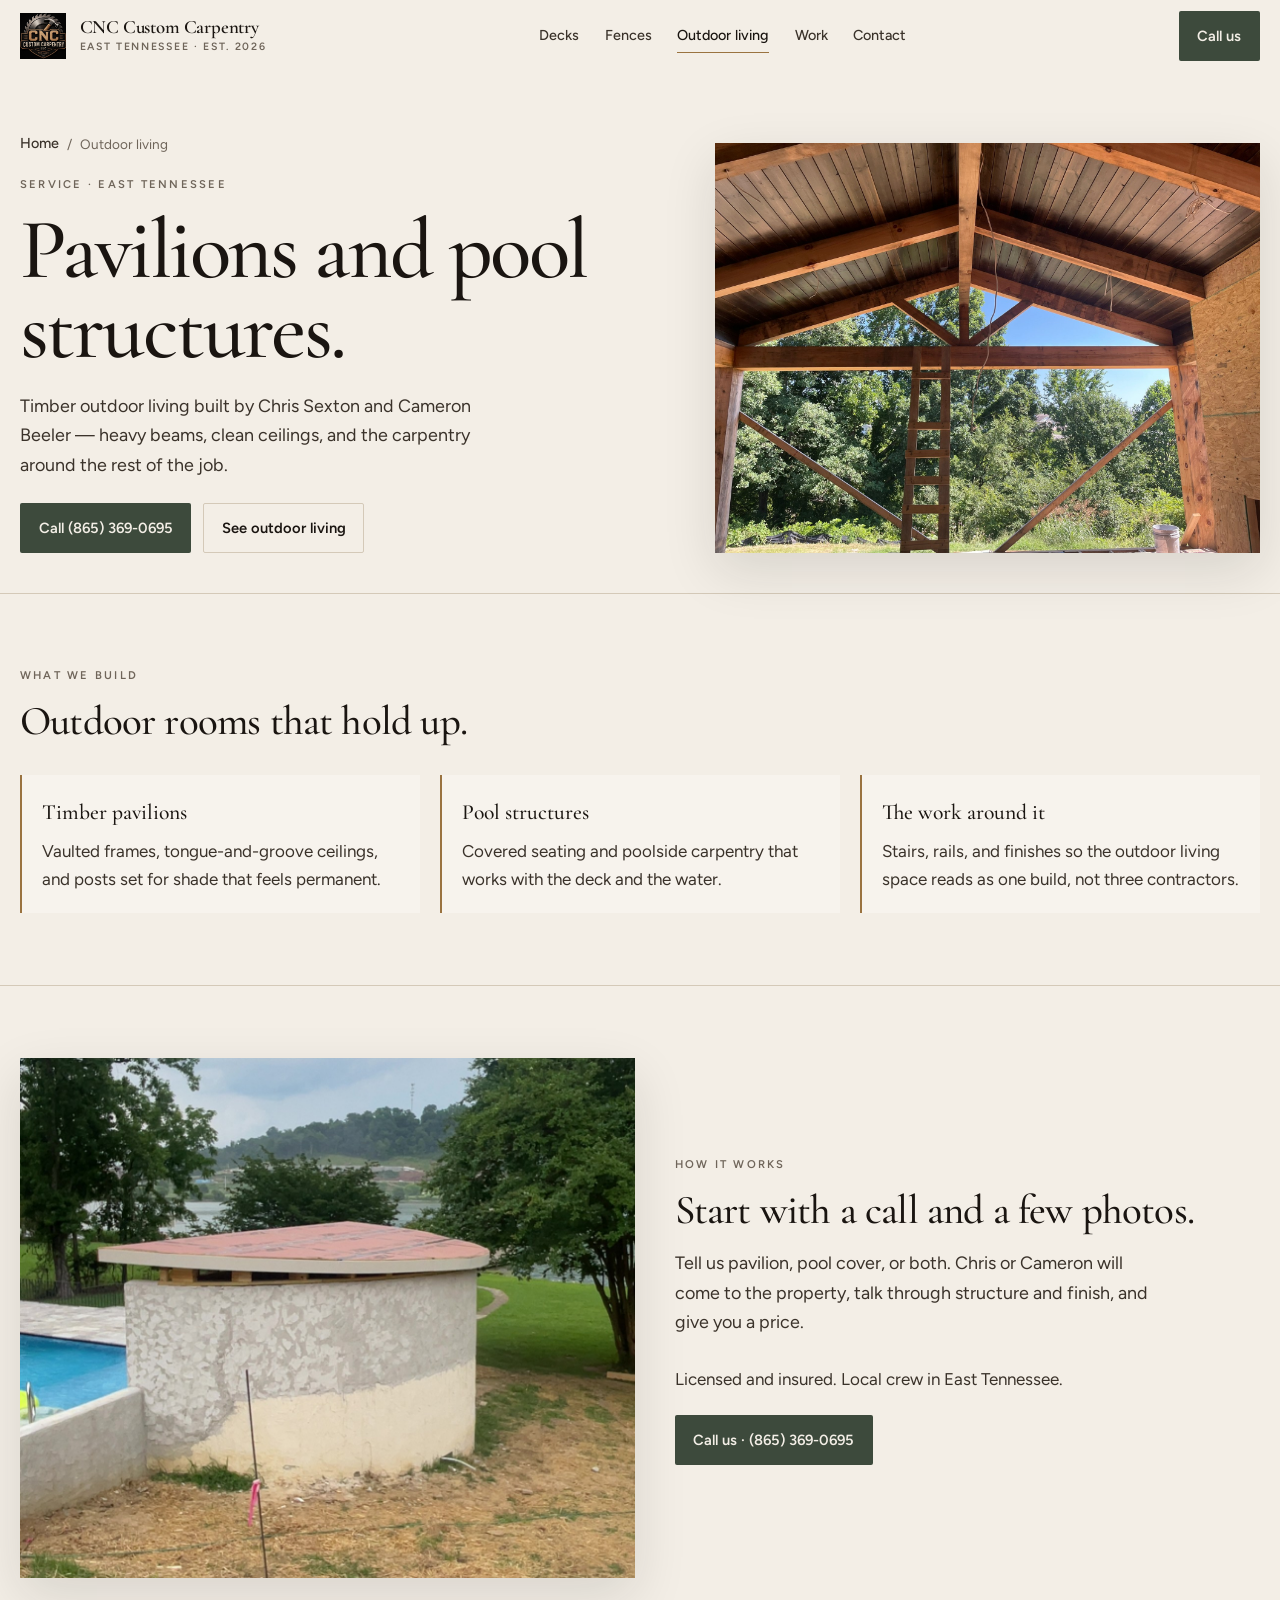
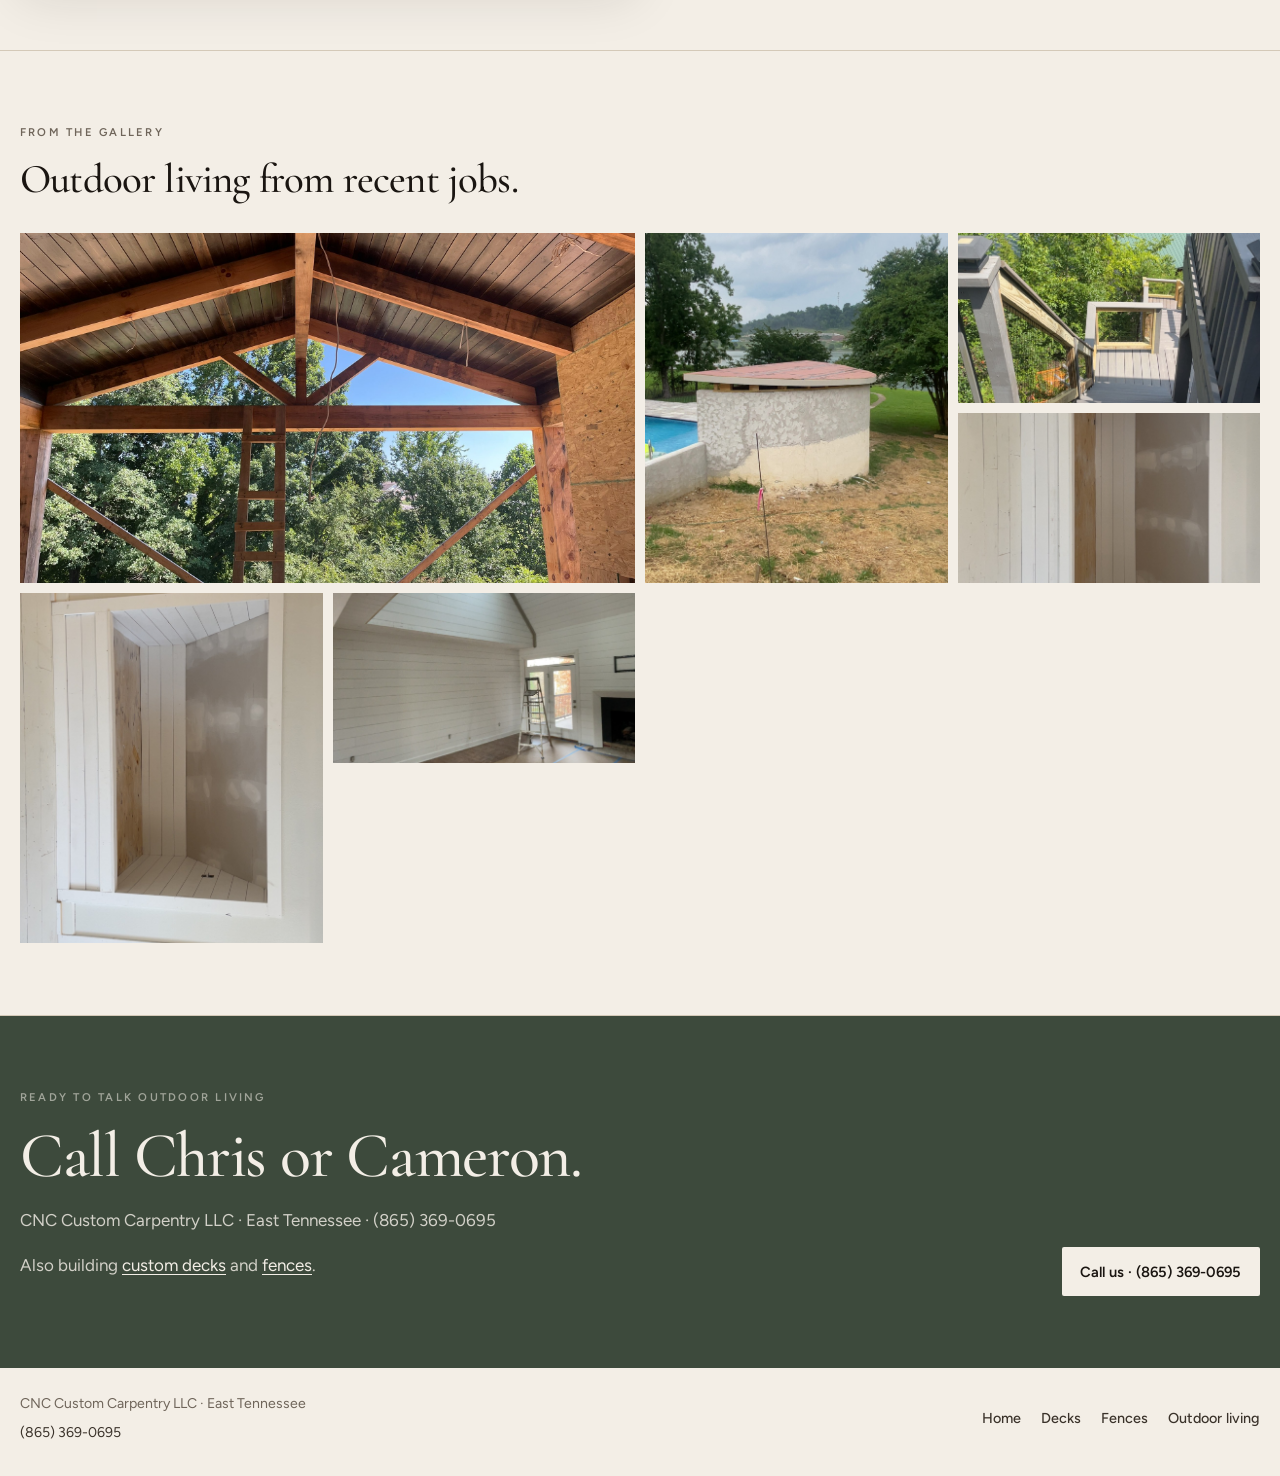
<file: outdoor-living/index.html>
<!DOCTYPE html>
<html lang="en">
<head>
  <meta charset="utf-8" />
  <meta name="viewport" content="width=device-width, initial-scale=1, viewport-fit=cover" />
  <title>Outdoor Living, Pavilions &amp; Pool Structures | CNC Custom Carpentry LLC</title>
  <meta name="description" content="Timber pavilions and pool structures by Chris Sexton and Cameron Beeler in East Tennessee. Licensed and insured. Call (865) 369-0695." />
  <link rel="canonical" href="https://cnccustomcarpentry.com/outdoor-living/" />
  <meta name="robots" content="index, follow" />
  <meta property="og:type" content="website" />
  <meta property="og:site_name" content="CNC Custom Carpentry LLC" />
  <meta property="og:locale" content="en_US" />
  <meta property="og:url" content="https://cnccustomcarpentry.com/outdoor-living/" />
  <meta property="og:title" content="Outdoor Living, Pavilions &amp; Pool Structures | CNC Custom Carpentry LLC" />
  <meta property="og:description" content="Timber pavilions and pool structures in East Tennessee. Call (865) 369-0695." />
  <meta property="og:image" content="https://cnccustomcarpentry.com/assets/gallery/g01.jpg" />
  <meta property="og:image:alt" content="Timber pavilion by CNC Custom Carpentry" />
  <meta name="twitter:card" content="summary_large_image" />
  <meta name="twitter:title" content="Outdoor Living · CNC Custom Carpentry LLC" />
  <meta name="twitter:description" content="Pavilions and pool structures. Call (865) 369-0695." />
  <meta name="twitter:image" content="https://cnccustomcarpentry.com/assets/gallery/g01.jpg" />
  <link rel="icon" href="/assets/logo.jpg" type="image/jpeg" />
  <link rel="preconnect" href="https://fonts.googleapis.com" />
  <link rel="preconnect" href="https://fonts.gstatic.com" crossorigin />
  <link href="https://fonts.googleapis.com/css2?family=Cormorant+Garamond:ital,wght@0,500;0,600;1,500&amp;family=Figtree:wght@400;500;600;700&amp;display=swap" rel="stylesheet" />
  <link rel="stylesheet" href="/css/site.css" />
  <script type="application/ld+json">
  {
    "@context": "https://schema.org",
    "@type": "Service",
    "name": "Outdoor living",
    "serviceType": "Outdoor living structures",
    "description": "Timber pavilions, pool structures, and outdoor living carpentry in East Tennessee by CNC Custom Carpentry LLC.",
    "url": "https://cnccustomcarpentry.com/outdoor-living/",
    "provider": {
      "@type": "LocalBusiness",
      "name": "CNC Custom Carpentry LLC",
      "telephone": "+1-865-369-0695",
      "url": "https://cnccustomcarpentry.com/"
    },
    "areaServed": {
      "@type": "AdministrativeArea",
      "name": "East Tennessee"
    },
    "image": "https://cnccustomcarpentry.com/assets/gallery/g01.jpg"
  }
  </script>
</head>
<body>
  <a class="skip" href="#main">Skip to content</a>
  <header id="hd">
    <div class="bar">
      <a class="brand" href="/">
        <img src="/assets/logo.jpg" width="46" height="46" alt="CNC Custom Carpentry LLC logo" />
        <span>
          <strong>CNC Custom Carpentry</strong>
          <small>East Tennessee · Est. 2026</small>
        </span>
      </a>
      <nav aria-label="Primary">
        <a href="/decks/">Decks</a>
        <a href="/fences/">Fences</a>
        <a href="/outdoor-living/" aria-current="page">Outdoor living</a>
        <a href="/#work">Work</a>
        <a href="/#contact">Contact</a>
      </nav>
      <a class="call" href="tel:+18653690695">Call us</a>
    </div>
  </header>

  <main id="main">
    <section class="page-hero">
      <div class="reveal">
        <nav class="crumb" aria-label="Breadcrumb">
          <a href="/">Home</a><span aria-hidden="true">/</span><span>Outdoor living</span>
        </nav>
        <p class="eyebrow">Service · East Tennessee</p>
        <h1>Pavilions and pool structures.</h1>
        <p class="lede">Timber outdoor living built by Chris Sexton and Cameron Beeler — heavy beams, clean ceilings, and the carpentry around the rest of the job.</p>
        <div class="actions" style="margin-top:1.5rem">
          <a class="call" href="tel:+18653690695">Call (865) 369-0695</a>
          <a class="call call-line" href="/#work">See outdoor living</a>
        </div>
      </div>
      <div class="reveal reveal-delay-1">
        <a href="/assets/gallery/g01.jpg" data-lb>
          <img src="/assets/gallery/g01.jpg" width="1800" height="1350" fetchpriority="high" alt="Custom timber-frame pavilion with dark tongue-and-groove ceiling overlooking East Tennessee woods" style="width:100%;max-height:560px;object-fit:cover;box-shadow:var(--shadow)" />
        </a>
      </div>
    </section>

    <section>
      <div class="wrap">
        <div class="reveal">
          <p class="eyebrow">What we build</p>
          <h2>Outdoor rooms that hold up.</h2>
        </div>
        <div class="feature-grid">
          <div class="feature reveal"><h3>Timber pavilions</h3><p>Vaulted frames, tongue-and-groove ceilings, and posts set for shade that feels permanent.</p></div>
          <div class="feature reveal reveal-delay-1"><h3>Pool structures</h3><p>Covered seating and poolside carpentry that works with the deck and the water.</p></div>
          <div class="feature reveal reveal-delay-2"><h3>The work around it</h3><p>Stairs, rails, and finishes so the outdoor living space reads as one build, not three contractors.</p></div>
        </div>
      </div>
    </section>

    <section>
      <div class="wrap split">
        <div class="reveal">
          <a href="/assets/gallery/g05.jpg" data-lb>
            <img src="/assets/gallery/g05.jpg" width="1242" height="2208" loading="lazy" alt="Poolside outdoor living structure under construction with lake and ridgeline beyond" />
          </a>
        </div>
        <div class="reveal reveal-delay-1">
          <p class="eyebrow">How it works</p>
          <h2>Start with a call and a few photos.</h2>
          <p class="lede" style="margin-top:1rem">Tell us pavilion, pool cover, or both. Chris or Cameron will come to the property, talk through structure and finish, and give you a price.</p>
          <p style="color:var(--ink-soft)">Licensed and insured. Local crew in East Tennessee.</p>
          <p style="margin-top:1.4rem"><a class="call" href="tel:+18653690695">Call us · (865) 369-0695</a></p>
        </div>
      </div>
    </section>

    <section>
      <div class="wrap">
        <div class="reveal">
          <p class="eyebrow">From the gallery</p>
          <h2>Outdoor living from recent jobs.</h2>
        </div>
        <div class="gallery reveal">
          <a class="g-wide" href="/assets/gallery/g01.jpg" data-lb><img src="/assets/gallery/g01.jpg" width="1800" height="1350" loading="lazy" alt="Timber pavilion framing with king-post truss and dark ceiling" /></a>
          <a class="g-tall" href="/assets/gallery/g05.jpg" data-lb><img src="/assets/gallery/g05.jpg" width="1242" height="2208" loading="lazy" alt="Poolside outdoor living build overlooking lake hills" /></a>
          <a href="/assets/gallery/g15.jpg" data-lb><img src="/assets/gallery/g15.jpg" width="1242" height="2208" loading="lazy" alt="Lake-view outdoor stairs and deck living space" /></a>
          <a href="/assets/gallery/g02.jpg" data-lb><img src="/assets/gallery/g02.jpg" width="1242" height="2208" loading="lazy" alt="Outdoor living carpentry project photo" /></a>
          <a class="g-tall" href="/assets/gallery/g03.jpg" data-lb><img src="/assets/gallery/g03.jpg" width="1242" height="2208" loading="lazy" alt="Pavilion or outdoor structure detail on site" /></a>
          <a href="/assets/gallery/g07.jpg" data-lb><img src="/assets/gallery/g07.jpg" width="1242" height="2208" loading="lazy" alt="Outdoor living build in progress" /></a>
        </div>
      </div>
    </section>

    <section class="contact" id="contact">
      <div class="wrap contact-inner">
        <div class="reveal">
          <p class="eyebrow">Ready to talk outdoor living</p>
          <h2>Call Chris or Cameron.</h2>
          <p>CNC Custom Carpentry LLC · East Tennessee · (865) 369-0695</p>
          <p style="margin-top:.8rem">Also building <a class="fb" href="/decks/">custom decks</a> and <a class="fb" href="/fences/">fences</a>.</p>
        </div>
        <a class="call call-inv reveal reveal-delay-1" href="tel:+18653690695">Call us · (865) 369-0695</a>
      </div>
    </section>
  </main>

  <footer>
    <div>
      <div>CNC Custom Carpentry LLC · East Tennessee</div>
      <div style="margin-top:.35rem"><a href="tel:+18653690695">(865) 369-0695</a></div>
    </div>
    <nav class="foot-nav" aria-label="Footer">
      <a href="/">Home</a>
      <a href="/decks/">Decks</a>
      <a href="/fences/">Fences</a>
      <a href="/outdoor-living/">Outdoor living</a>
    </nav>
  </footer>
  <a class="sticky" href="tel:+18653690695">Call us · (865) 369-0695</a>
  <div id="lb" role="dialog" aria-modal="true" aria-label="Image preview"><button type="button" aria-label="Close">&times;</button><img alt="" /></div>
  <script src="/js/site.js" defer></script>
</body>
</html>
</file>
<file: css/site.css>
:root {
  --paper: #f3eee6;
  --paper-2: #e9e1d3;
  --ink: #1a1511;
  --ink-soft: #3a322a;
  --mute: #6f655a;
  --forest: #3d4a3c;
  --forest-2: #2c372c;
  --forest-fg: #f3eee6;
  --bronze: #9a7340;
  --bronze-2: #7a5a2e;
  --line: #d4c9b8;
  --shadow: 0 18px 50px rgba(26, 21, 17, 0.12);
  --display: "Cormorant Garamond", Georgia, "Times New Roman", serif;
  --sans: Figtree, system-ui, -apple-system, sans-serif;
  --radius: 2px;
  --ease: cubic-bezier(0.22, 1, 0.36, 1);
}

*, *::before, *::after { box-sizing: border-box; }
html { scroll-behavior: smooth; }
body {
  margin: 0;
  background: var(--paper);
  color: var(--ink);
  font-family: var(--sans);
  font-size: 1.0625rem;
  line-height: 1.65;
  -webkit-font-smoothing: antialiased;
}
img { max-width: 100%; display: block; height: auto; }
a { color: inherit; }
button { font: inherit; }

.skip {
  position: absolute; left: -999px; top: 0; z-index: 100;
  background: var(--ink); color: #fff; padding: .75rem 1rem;
}
.skip:focus { left: 1rem; top: 1rem; }

/* Header */
header {
  position: sticky; top: 0; z-index: 40;
  background: rgba(243, 238, 230, 0.88);
  backdrop-filter: blur(14px) saturate(1.2);
  border-bottom: 1px solid transparent;
  transition: border-color .35s var(--ease), box-shadow .35s var(--ease);
}
header.scrolled {
  border-color: var(--line);
  box-shadow: 0 8px 28px rgba(26, 21, 17, 0.06);
}
.bar {
  max-width: 80rem; margin: 0 auto; padding: 0 1.25rem;
  height: 4.5rem; display: flex; align-items: center; justify-content: space-between; gap: 1rem;
}
.brand {
  display: flex; align-items: center; gap: .85rem; text-decoration: none; min-width: 0;
}
.brand img {
  width: 46px; height: 46px; object-fit: contain;
  transition: transform .45s var(--ease);
}
.brand:hover img { transform: scale(1.04) rotate(-2deg); }
.brand strong {
  font-family: var(--display); font-size: 1.18rem; font-weight: 600;
  display: block; line-height: 1.1; letter-spacing: -.01em;
}
.brand small {
  display: none; letter-spacing: .16em; text-transform: uppercase;
  color: var(--mute); font-size: .66rem; font-weight: 600;
}
nav { display: none; gap: 1.6rem; align-items: center; }
nav a {
  text-decoration: none; font-size: .9rem; font-weight: 500; color: var(--ink-soft);
  position: relative; padding: .2rem 0;
}
nav a::after {
  content: ""; position: absolute; left: 0; right: 100%; bottom: -2px; height: 1px;
  background: var(--bronze); transition: right .35s var(--ease);
}
nav a:hover { color: var(--ink); }
nav a:hover::after, nav a[aria-current="page"]::after { right: 0; }
nav a[aria-current="page"] { color: var(--ink); }

.call {
  display: inline-flex; align-items: center; justify-content: center; gap: .45rem;
  background: var(--forest); color: var(--forest-fg); text-decoration: none;
  padding: .72rem 1.1rem; font-weight: 600; font-size: .92rem;
  border: 1px solid transparent; border-radius: var(--radius);
  transition: background .25s var(--ease), transform .25s var(--ease), box-shadow .25s var(--ease);
}
.call:hover { background: var(--forest-2); transform: translateY(-1px); box-shadow: var(--shadow); }
.call:active { transform: translateY(0); }
.call-line {
  background: transparent; color: var(--ink); border-color: var(--line);
}
.call-line:hover { background: var(--paper-2); box-shadow: none; }
.call-bronze { background: var(--bronze); color: #fff; }
.call-bronze:hover { background: var(--bronze-2); }
.call-inv { background: var(--paper); color: var(--ink); }
.call-inv:hover { background: #fff; }

/* Hero */
.hero {
  max-width: 80rem; margin: 0 auto; padding: 2.25rem 1.25rem 3rem;
  display: grid; gap: 2rem;
}
.eyebrow {
  font-size: .7rem; font-weight: 600; letter-spacing: .2em; text-transform: uppercase;
  color: var(--mute); margin: 0 0 1rem;
}
h1 {
  font-family: var(--display); font-weight: 500; letter-spacing: -.03em;
  font-size: clamp(2.55rem, 7vw, 5.35rem); line-height: .94; margin: 0;
}
h1 em { font-style: italic; color: var(--forest); font-weight: 500; }
.lede {
  max-width: 30rem; color: var(--ink-soft); font-size: 1.12rem; margin: 1.25rem 0 1.75rem;
}
.actions { display: flex; flex-wrap: wrap; gap: .75rem; }
.hero-photo {
  background: var(--paper-2); overflow: hidden; position: relative;
  box-shadow: var(--shadow);
}
.hero-photo img {
  width: 100%; height: 100%; object-fit: cover; min-height: 280px;
  transition: transform 1.1s var(--ease);
}
.hero-photo:hover img { transform: scale(1.03); }
.hero-photo::after {
  content: ""; position: absolute; inset: 0; pointer-events: none;
  box-shadow: inset 0 0 0 1px rgba(154, 115, 64, 0.18);
}
.cap {
  display: flex; justify-content: space-between; gap: 1rem; flex-wrap: wrap;
  color: var(--mute); font-size: .85rem; margin-top: .75rem;
}

/* Marquee */
.marquee {
  overflow: hidden; border-block: 1px solid var(--line); background: var(--paper-2);
  padding: .95rem 0;
}
.marquee-track {
  display: flex; width: max-content; animation: shift 48s linear infinite;
  will-change: transform;
}
.marquee-track span {
  font-family: var(--display); font-size: clamp(1.35rem, 2.4vw, 1.7rem);
  padding: 0 1.4rem; color: var(--ink-soft); white-space: nowrap;
}
@keyframes shift { to { transform: translateX(-50%); } }

/* Sections */
section { border-bottom: 1px solid var(--line); }
.wrap { max-width: 80rem; margin: 0 auto; padding: 4.5rem 1.25rem; }
h2 {
  font-family: var(--display); font-weight: 500; letter-spacing: -.02em;
  font-size: clamp(1.85rem, 3.2vw, 2.85rem); margin: .55rem 0 0; line-height: 1.05;
}
h3 { font-family: var(--display); font-weight: 500; }

.crew { display: grid; gap: 1.5rem; }
.crew p { color: var(--ink-soft); font-size: 1.12rem; margin: 0 0 1rem; }

.full img { width: 100%; max-height: 640px; object-fit: cover; }
.full .wrap {
  padding-top: 1.4rem; padding-bottom: 1.6rem;
  display: flex; flex-direction: column; gap: .4rem;
}

/* Service cards / lists */
.svc-grid {
  display: grid; gap: 1rem; margin-top: 2rem;
}
.svc-card {
  display: grid; gap: 1rem; padding: 1.35rem 1.25rem;
  border: 1px solid var(--line); background: rgba(255,255,255,.35);
  text-decoration: none; transition: border-color .3s var(--ease), transform .3s var(--ease), box-shadow .3s var(--ease);
}
.svc-card:hover {
  border-color: var(--bronze);
  transform: translateY(-3px);
  box-shadow: var(--shadow);
}
.svc-card .n {
  font-family: var(--display); color: var(--bronze); font-size: 1.15rem;
}
.svc-card h3 {
  font-size: 1.7rem; margin: 0; font-weight: 500; letter-spacing: -.01em;
}
.svc-card p { margin: .4rem 0 0; color: var(--mute); }
.svc-card .go {
  margin-top: .6rem; font-size: .88rem; font-weight: 600; color: var(--forest);
  display: inline-flex; align-items: center; gap: .35rem;
}
.svc-card .go::after {
  content: "→"; transition: transform .3s var(--ease);
}
.svc-card:hover .go::after { transform: translateX(4px); }

.svcs { list-style: none; margin: 2rem 0 0; padding: 0; border-top: 1px solid var(--line); }
.svcs li {
  display: grid; grid-template-columns: 3rem 1fr; gap: 1rem;
  padding: 1.35rem 0; border-bottom: 1px solid var(--line);
}
.svcs .n { font-family: var(--display); color: var(--mute); font-size: 1.2rem; }
.svcs h3 { font-size: 1.7rem; margin: 0; font-weight: 500; }
.svcs p { margin: .35rem 0 0; color: var(--mute); }
.svcs a { text-decoration: none; }
.svcs a:hover h3 { color: var(--forest); }

/* Gallery */
.gallery {
  display: grid; gap: 10px;
  grid-template-columns: 1fr 1fr;
  grid-auto-rows: 140px;
  margin-top: 2rem;
}
.gallery a {
  display: block; overflow: hidden; background: #1a1511; position: relative;
}
.gallery img {
  width: 100%; height: 100%; object-fit: cover;
  transition: transform .55s var(--ease), opacity .4s ease;
}
.gallery a:hover img { transform: scale(1.045); }
.gallery a::after {
  content: ""; position: absolute; inset: 0; background: linear-gradient(to top, rgba(26,21,17,.28), transparent 45%);
  opacity: 0; transition: opacity .35s var(--ease); pointer-events: none;
}
.gallery a:hover::after { opacity: 1; }
.g-wide { grid-column: span 2; grid-row: span 2; }
.g-tall { grid-row: span 2; }

/* Process */
.process { background: var(--paper-2); }
.steps { list-style: none; margin: 2rem 0 0; padding: 0; }
.steps li {
  display: grid; grid-template-columns: 3rem 1fr; gap: 1rem;
  padding: 1.4rem 0; border-top: 1px solid var(--line);
}
.steps li:first-child { border-top: 0; padding-top: 0; }
.n { font-family: var(--display); color: var(--mute); font-size: 1.2rem; }
.sh { font-family: var(--display); font-size: 1.6rem; margin: 0; font-weight: 500; }
.sb { margin: .4rem 0 0; color: var(--ink-soft); }

/* Contact */
.contact { background: var(--forest); color: var(--forest-fg); border: 0; }
.contact .eyebrow { color: rgba(243, 238, 230, .55); }
.contact h2 { font-size: clamp(2.4rem, 5vw, 4.2rem); }
.contact p { color: rgba(243, 238, 230, .82); }
.contact a.fb { color: var(--forest-fg); text-underline-offset: 3px; }
.contact-inner {
  display: flex; flex-wrap: wrap; gap: 2rem; align-items: end; justify-content: space-between;
}

/* Page hero (service pages) */
.page-hero {
  max-width: 80rem; margin: 0 auto; padding: 3rem 1.25rem 2.5rem;
  display: grid; gap: 1.75rem;
}
.page-hero .lede { margin-bottom: 0; }
.crumb {
  display: flex; flex-wrap: wrap; gap: .5rem; align-items: center;
  font-size: .85rem; color: var(--mute); margin-bottom: 1rem;
}
.crumb a { color: var(--ink-soft); text-decoration: none; }
.crumb a:hover { color: var(--bronze); }
.feature-grid {
  display: grid; gap: 1.25rem; margin-top: 2rem;
}
.feature {
  padding: 1.25rem; border-left: 2px solid var(--bronze); background: rgba(255,255,255,.28);
}
.feature h3 { margin: 0 0 .4rem; font-size: 1.35rem; }
.feature p { margin: 0; color: var(--ink-soft); }

.split {
  display: grid; gap: 1.5rem; align-items: center;
}
.split img {
  width: 100%; max-height: 520px; object-fit: cover; box-shadow: var(--shadow);
}

/* Footer */
footer {
  display: flex; justify-content: space-between; gap: 1rem; flex-wrap: wrap;
  max-width: 80rem; margin: 0 auto; padding: 1.5rem 1.25rem 5.5rem;
  color: var(--mute); font-size: .88rem;
}
footer a { color: var(--ink-soft); text-decoration: none; }
footer a:hover { color: var(--bronze); }
.foot-nav { display: flex; flex-wrap: wrap; gap: .85rem 1.25rem; }

/* Sticky CTA */
.sticky {
  display: flex; position: fixed; left: 0; right: 0; bottom: 0; z-index: 50;
  background: var(--forest); color: var(--forest-fg); text-decoration: none;
  min-height: 3.1rem; align-items: center; justify-content: center; gap: .5rem;
  font-weight: 600; letter-spacing: .01em;
  padding: .65rem 1rem calc(.65rem + env(safe-area-inset-bottom));
  box-shadow: 0 -8px 30px rgba(26, 21, 17, 0.18);
  transition: background .25s var(--ease);
}
.sticky:hover { background: var(--forest-2); }

/* Lightbox */
#lb {
  display: none; position: fixed; inset: 0; z-index: 80;
  background: rgba(26, 21, 17, .93); align-items: center; justify-content: center; padding: 24px;
}
#lb.open { display: flex; animation: fadeIn .25s ease; }
#lb img { max-width: min(1100px, 92vw); max-height: 88vh; object-fit: contain; }
#lb button {
  position: absolute; top: 16px; right: 20px; background: 0; border: 0;
  color: #fff; font-size: 2rem; cursor: pointer; line-height: 1;
}
@keyframes fadeIn { from { opacity: 0; } to { opacity: 1; } }

/* Scroll reveal */
.reveal {
  opacity: 0; transform: translateY(22px);
  transition: opacity .7s var(--ease), transform .7s var(--ease);
}
.reveal.in { opacity: 1; transform: none; }
.reveal-delay-1 { transition-delay: .08s; }
.reveal-delay-2 { transition-delay: .16s; }
.reveal-delay-3 { transition-delay: .24s; }

@media (min-width: 720px) {
  .svc-grid { grid-template-columns: repeat(3, 1fr); }
  .feature-grid { grid-template-columns: repeat(3, 1fr); }
  .split { grid-template-columns: 1.05fr 1fr; gap: 2.5rem; }
}

@media (min-width: 900px) {
  .brand small { display: block; }
  nav { display: flex; }
  .hero {
    grid-template-columns: 5fr 7fr; align-items: stretch; padding-top: 3.25rem;
  }
  .hero-photo img { min-height: 520px; }
  .crew { grid-template-columns: 5fr 6fr; align-items: start; }
  .gallery {
    grid-template-columns: repeat(4, 1fr); grid-auto-rows: 170px;
  }
  .sticky { display: none; }
  footer { padding-bottom: 2rem; }
  .full .wrap {
    flex-direction: row; justify-content: space-between; align-items: end;
  }
  .page-hero { grid-template-columns: 1.1fr .9fr; align-items: end; padding-top: 3.5rem; }
}

@media (prefers-reduced-motion: reduce) {
  html { scroll-behavior: auto; }
  .marquee-track { animation: none; }
  .reveal { opacity: 1; transform: none; transition: none; }
  .hero-photo img, .gallery img, .brand img, .call, .svc-card { transition: none; }
}
</file>
